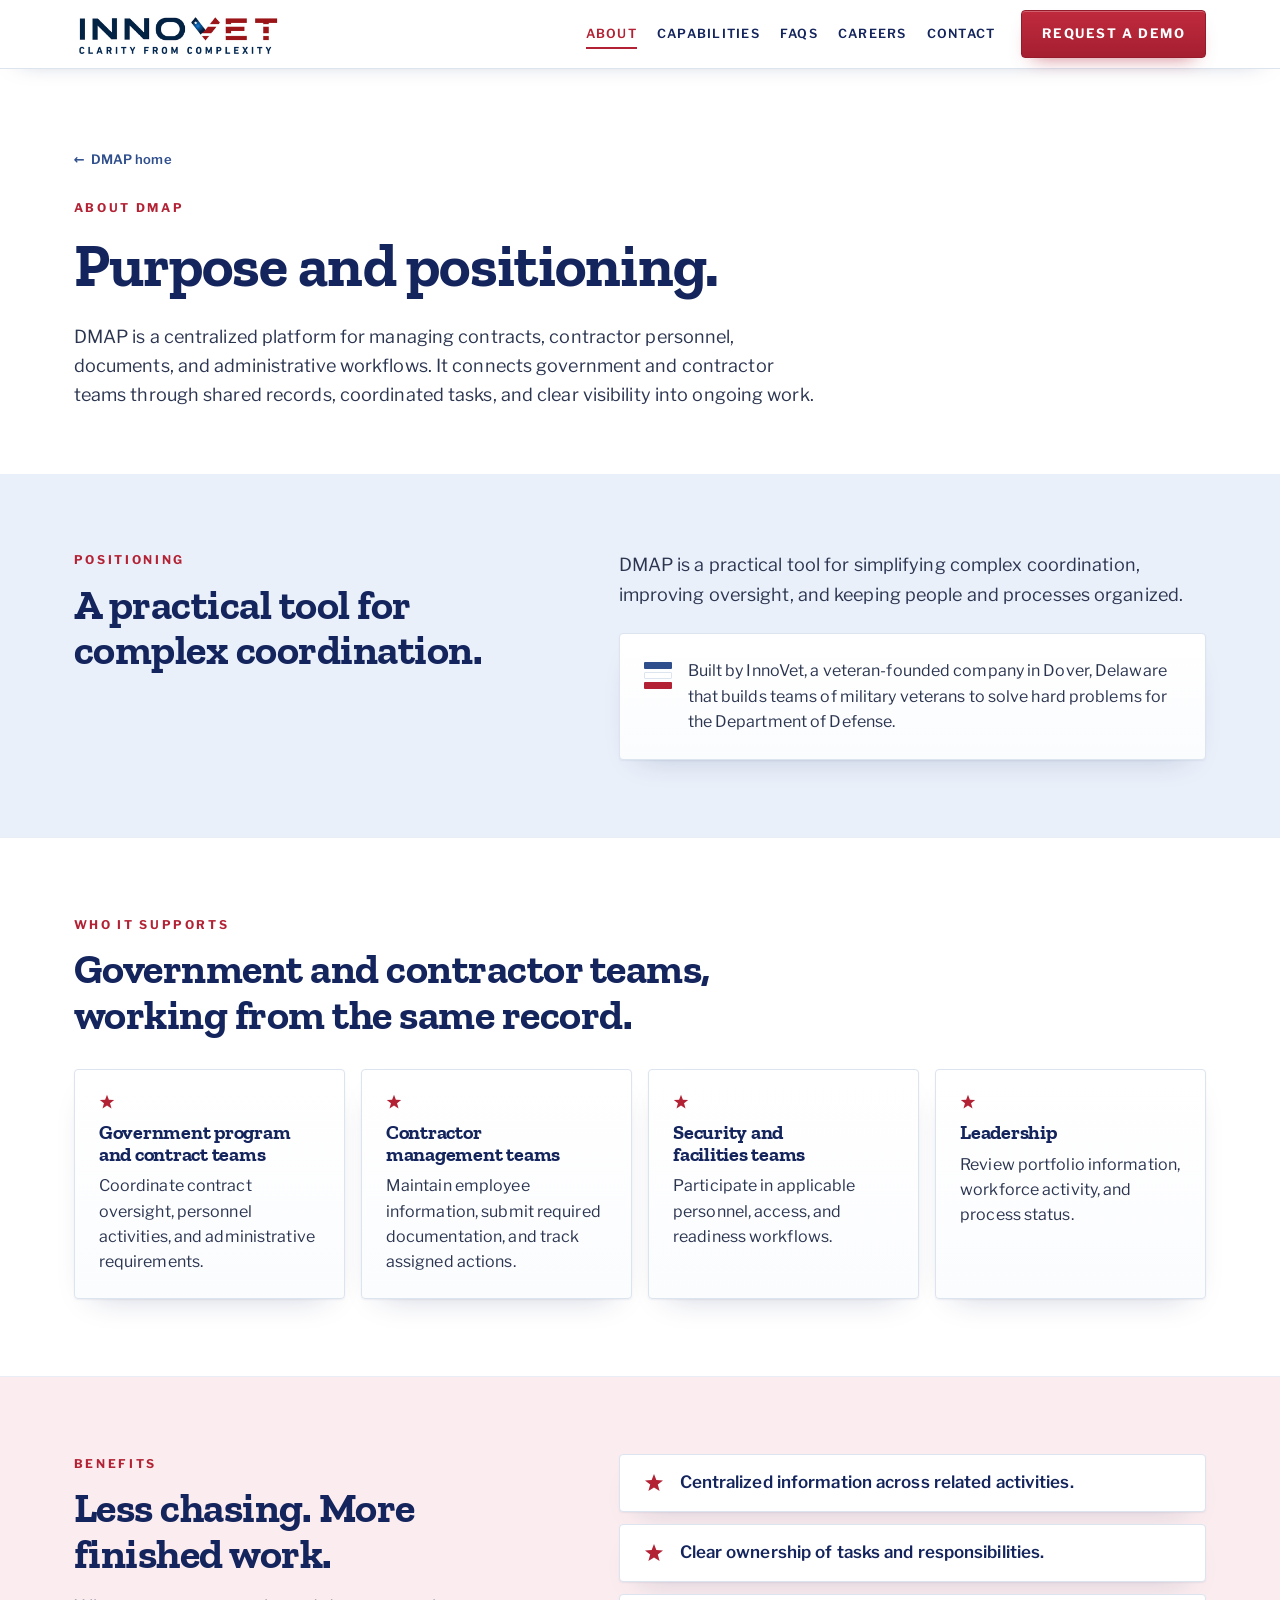
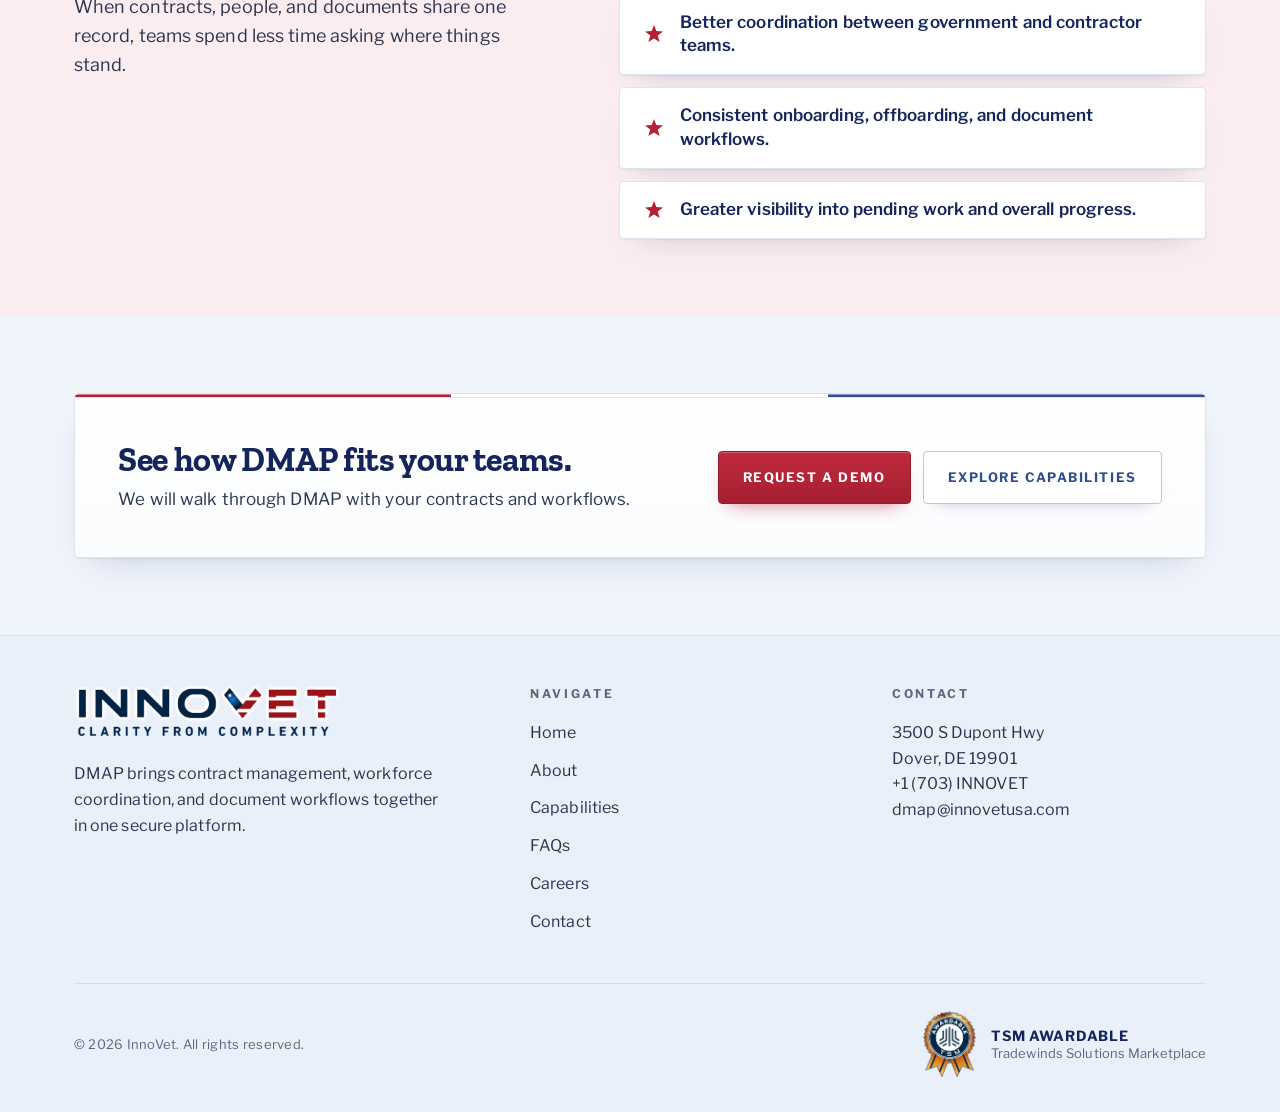
<file: about.html>
<!doctype html>
<html lang="en">
<head>
<meta charset="utf-8">
<meta name="viewport" content="width=device-width, initial-scale=1">
<title>About DMAP | InnoVet</title>
<meta name="description" content="DMAP is a centralized platform for managing contracts, contractor personnel, documents, and administrative workflows, connecting government and contractor teams through shared records.">
<meta name="robots" content="index, follow">
<meta property="og:type" content="website">
<meta property="og:site_name" content="InnoVet DMAP">
<meta property="og:title" content="About DMAP | InnoVet">
<meta property="og:description" content="DMAP is a centralized platform for managing contracts, contractor personnel, documents, and administrative workflows, connecting government and contractor teams through shared records.">
<meta name="twitter:card" content="summary_large_image">
<meta name="twitter:title" content="About DMAP | InnoVet">
<meta name="twitter:description" content="DMAP is a centralized platform for managing contracts, contractor personnel, documents, and administrative workflows, connecting government and contractor teams through shared records.">
<link rel="canonical" href="https://shaq-taj.github.io/innovet-website/about.html">
<meta property="og:url" content="https://shaq-taj.github.io/innovet-website/about.html">
<meta property="og:locale" content="en_US">
<meta property="og:image" content="https://shaq-taj.github.io/innovet-website/assets/og-image.png">
<meta property="og:image:width" content="1200">
<meta property="og:image:height" content="630">
<meta property="og:image:alt" content="DMAP by InnoVet: Connected teams. Coordinated workflows. Clear oversight.">
<meta name="twitter:image" content="https://shaq-taj.github.io/innovet-website/assets/og-image.png">
<meta name="twitter:image:alt" content="DMAP by InnoVet: Connected teams. Coordinated workflows. Clear oversight.">
<link rel="icon" href="assets/favicon-32.png" sizes="32x32" type="image/png">
<link rel="apple-touch-icon" href="assets/apple-touch-icon.png">
<meta name="theme-color" content="#14245C">
<script type="application/ld+json">{"@context": "https://schema.org", "@graph": [{"@type": "Organization", "@id": "https://shaq-taj.github.io/innovet-website/#org", "name": "InnoVet USA", "url": "https://shaq-taj.github.io/innovet-website/", "logo": "https://shaq-taj.github.io/innovet-website/assets/icon-512.png", "email": "dmap@innovetusa.com", "telephone": "+1-703-466-6838", "address": {"@type": "PostalAddress", "streetAddress": "3500 S Dupont Hwy", "addressLocality": "Dover", "addressRegion": "DE", "postalCode": "19901", "addressCountry": "US"}}, {"@type": "BreadcrumbList", "itemListElement": [{"@type": "ListItem", "position": 1, "name": "Home", "item": "https://shaq-taj.github.io/innovet-website/"}, {"@type": "ListItem", "position": 2, "name": "About", "item": "https://shaq-taj.github.io/innovet-website/about.html"}]}]}</script>
<link rel="icon" type="image/svg+xml" href="data:image/svg+xml,%3Csvg%20xmlns%3D%22http%3A%2F%2Fwww.w3.org%2F2000%2Fsvg%22%20viewBox%3D%220%200%2064%2064%22%3E%3Cdefs%3E%3CclipPath%20id%3D%22r%22%3E%3Cpolygon%20points%3D%2257.6%2C5.1%2046.1%2C5.1%2032%2C39.7%2032%2C60.2%22%2F%3E%3C%2FclipPath%3E%3C%2Fdefs%3E%3Crect%20width%3D%2264%22%20height%3D%2264%22%20rx%3D%2213%22%20fill%3D%22%23ffffff%22%2F%3E%3Cpolygon%20fill%3D%22%2314245C%22%20points%3D%226.4%2C5.1%2017.9%2C5.1%2032%2C39.7%2032%2C60.2%22%2F%3E%3Cpolygon%20fill%3D%22%23B22234%22%20points%3D%2257.6%2C5.1%2046.1%2C5.1%2032%2C39.7%2032%2C60.2%22%2F%3E%3Cg%20clip-path%3D%22url(%23r)%22%20fill%3D%22%23ffffff%22%3E%3Crect%20x%3D%2230%22%20y%3D%2211.6%22%20width%3D%2230%22%20height%3D%222.6%22%2F%3E%3Crect%20x%3D%2230%22%20y%3D%2217.6%22%20width%3D%2230%22%20height%3D%222.6%22%2F%3E%3Crect%20x%3D%2230%22%20y%3D%2223.6%22%20width%3D%2230%22%20height%3D%222.6%22%2F%3E%3C%2Fg%3E%3Cpolygon%20fill%3D%22%23ffffff%22%20points%3D%2216.10%2C9.60%2017.28%2C12.78%2020.67%2C12.92%2018.00%2C15.02%2018.92%2C18.28%2016.10%2C16.40%2013.28%2C18.28%2014.20%2C15.02%2011.53%2C12.92%2014.92%2C12.78%22%2F%3E%3C%2Fsvg%3E">
<link rel="preconnect" href="https://fonts.googleapis.com">
<link rel="preconnect" href="https://fonts.gstatic.com" crossorigin>
<link rel="stylesheet" href="https://fonts.googleapis.com/css2?family=Poppins:wght@800&family=Zilla+Slab:wght@500;600;700&family=Libre+Franklin:wght@400;500;600;700&display=swap">
<link rel="stylesheet" href="site.css">
</head>
<body>
<a class="skip" href="#main">Skip to main content</a>
<header class="nav">
  <div class="nav-in">
    <a class="brandlink" href="index.html" aria-label="InnoVet DMAP home">
      <img class="iv-logo" src="assets/innovet-logo.png" width="720" height="140" alt="" style="height:40px">
    </a>
    <div class="nav-sp"></div>
    <nav class="nav-links" aria-label="Primary">
        <a class="nav-a" href="about.html" aria-current="page">About</a>
        <a class="nav-a" href="capabilities.html">Capabilities</a>
        <a class="nav-a" href="faqs.html">FAQs</a>
        <a class="nav-a" href="careers.html">Careers</a>
        <a class="nav-a" href="contact.html">Contact</a>
    </nav>
    <a class="btn btn--red" href="contact.html">Request a Demo</a>
    <button class="burger" type="button" aria-expanded="false" aria-controls="drawer" aria-label="Open menu"><span></span><span></span><span></span></button>
  </div>
  <div class="drawer" id="drawer">
    <div class="drawer-in">
        <a class="drawer-a" href="index.html">Home</a>
        <a class="drawer-a" href="about.html" aria-current="page">About</a>
        <a class="drawer-a" href="capabilities.html">Capabilities</a>
        <a class="drawer-a" href="faqs.html">FAQs</a>
        <a class="drawer-a" href="careers.html">Careers</a>
        <a class="drawer-a" href="contact.html">Contact</a>
      <a class="btn btn--red btn--lg" href="contact.html">Request a Demo</a>
    </div>
  </div>
</header>
<main id="main" tabindex="-1">
<section class="phead bg-white">
  <div class="wrap">
    <a class="crumb" href="index.html"><span aria-hidden="true">&larr;</span> DMAP home</a>
    <p class="label label--red">About DMAP</p>
    <h1>Purpose and positioning.</h1>
    <p class="lede">DMAP is a centralized platform for managing contracts, contractor personnel, documents, and administrative workflows. It connects government and contractor teams through shared records, coordinated tasks, and clear visibility into ongoing work.</p>
  </div>
</section>
<section class="section bg-sky">
  <div class="wrap">
    <div class="split">
      <div>
        <p class="label label--red" style="margin-bottom:var(--s3)">Positioning</p>
        <h2 style="font-size:var(--t-h2)">A practical tool for complex coordination.</h2>
      </div>
      <div>
        <p class="lede">DMAP is a practical tool for simplifying complex coordination, improving oversight, and keeping people and processes organized.</p>
        <div class="plate note" style="margin-top:var(--s5)">
          <div class="bars" aria-hidden="true"><span style="background:#2E4E8C"></span><span style="background:#FFFFFF;border:1px solid #DCE4F0"></span><span style="background:#B22234"></span></div>
          <p class="body" style="font-size:16px">Built by InnoVet, a veteran-founded company in Dover, Delaware that builds teams of military veterans to solve hard problems for the Department of Defense.</p>
        </div>
      </div>
    </div>
  </div>
</section>
<section class="section bg-white">
  <div class="wrap">
    <div class="sechead">
      <p class="label label--red">Who it supports</p>
      <h2>Government and contractor teams, working from the same record.</h2>
    </div>
    <div class="grid-4">
      <article class="plate card"><svg class="star" viewBox="0 0 20 20" aria-hidden="true" focusable="false"><polygon points="10,1 12.35,7.1 19,7.4 13.8,11.6 15.6,18 10,14.4 4.4,18 6.2,11.6 1,7.4 7.65,7.1"></polygon></svg><h3>Government program and contract teams</h3><p>Coordinate contract oversight, personnel activities, and administrative requirements.</p></article><article class="plate card"><svg class="star" viewBox="0 0 20 20" aria-hidden="true" focusable="false"><polygon points="10,1 12.35,7.1 19,7.4 13.8,11.6 15.6,18 10,14.4 4.4,18 6.2,11.6 1,7.4 7.65,7.1"></polygon></svg><h3>Contractor management teams</h3><p>Maintain employee information, submit required documentation, and track assigned actions.</p></article><article class="plate card"><svg class="star" viewBox="0 0 20 20" aria-hidden="true" focusable="false"><polygon points="10,1 12.35,7.1 19,7.4 13.8,11.6 15.6,18 10,14.4 4.4,18 6.2,11.6 1,7.4 7.65,7.1"></polygon></svg><h3>Security and facilities teams</h3><p>Participate in applicable personnel, access, and readiness workflows.</p></article><article class="plate card"><svg class="star" viewBox="0 0 20 20" aria-hidden="true" focusable="false"><polygon points="10,1 12.35,7.1 19,7.4 13.8,11.6 15.6,18 10,14.4 4.4,18 6.2,11.6 1,7.4 7.65,7.1"></polygon></svg><h3>Leadership</h3><p>Review portfolio information, workforce activity, and process status.</p></article>
    </div>
  </div>
</section>
<section class="section bg-blush">
  <div class="wrap">
    <div class="split">
      <div>
        <p class="label label--red" style="margin-bottom:var(--s3)">Benefits</p>
        <h2 style="font-size:var(--t-h2);margin-bottom:var(--s4)">Less chasing. More finished work.</h2>
        <p class="lede">When contracts, people, and documents share one record, teams spend less time asking where things stand.</p>
      </div>
      <ul class="ben-list">
        <li><svg class="star" viewBox="0 0 20 20" aria-hidden="true" focusable="false"><polygon points="10,1 12.35,7.1 19,7.4 13.8,11.6 15.6,18 10,14.4 4.4,18 6.2,11.6 1,7.4 7.65,7.1"></polygon></svg>Centralized information across related activities.</li><li><svg class="star" viewBox="0 0 20 20" aria-hidden="true" focusable="false"><polygon points="10,1 12.35,7.1 19,7.4 13.8,11.6 15.6,18 10,14.4 4.4,18 6.2,11.6 1,7.4 7.65,7.1"></polygon></svg>Clear ownership of tasks and responsibilities.</li><li><svg class="star" viewBox="0 0 20 20" aria-hidden="true" focusable="false"><polygon points="10,1 12.35,7.1 19,7.4 13.8,11.6 15.6,18 10,14.4 4.4,18 6.2,11.6 1,7.4 7.65,7.1"></polygon></svg>Better coordination between government and contractor teams.</li><li><svg class="star" viewBox="0 0 20 20" aria-hidden="true" focusable="false"><polygon points="10,1 12.35,7.1 19,7.4 13.8,11.6 15.6,18 10,14.4 4.4,18 6.2,11.6 1,7.4 7.65,7.1"></polygon></svg>Consistent onboarding, offboarding, and document workflows.</li><li><svg class="star" viewBox="0 0 20 20" aria-hidden="true" focusable="false"><polygon points="10,1 12.35,7.1 19,7.4 13.8,11.6 15.6,18 10,14.4 4.4,18 6.2,11.6 1,7.4 7.65,7.1"></polygon></svg>Greater visibility into pending work and overall progress.</li>
      </ul>
    </div>
  </div>
</section>
<section class="section">
  <div class="wrap">
    <div class="plate band"><div class="tri"></div>
      <div class="band-in">
        <div><h2>See how DMAP fits your teams.</h2><p class="body">We will walk through DMAP with your contracts and workflows.</p></div>
        <div class="cta-row">
          <a class="btn btn--red btn--lg" href="contact.html">Request a Demo</a>
          <a class="btn btn--blue btn--lg" href="capabilities.html">Explore Capabilities</a>
        </div>
      </div>
    </div>
  </div>
</section>
</main>
<footer class="footer">
  <div class="wrap">
    <div class="foot-grid">
      <div>
        <a href="index.html" aria-label="InnoVet DMAP home" style="display:inline-block"><img class="iv-logo" src="assets/innovet-logo.png" width="720" height="140" alt="" style="height:52px"></a>
        <p class="body" style="margin-top:var(--s4);font-size:16px;max-width:34ch">DMAP brings contract management, workforce coordination, and document workflows together in one secure platform.</p>
      </div>
      <div>
        <p class="label" style="margin-bottom:var(--s4)">Navigate</p>
        <nav class="foot-nav" aria-label="Footer">
          <a href="index.html">Home</a>
          <a href="about.html">About</a>
          <a href="capabilities.html">Capabilities</a>
          <a href="faqs.html">FAQs</a>
          <a href="careers.html">Careers</a>
          <a href="contact.html">Contact</a>
        </nav>
      </div>
      <div class="foot-contact">
        <p class="label" style="margin-bottom:var(--s4)">Contact</p>
        <p class="body" style="font-size:16px">3500 S Dupont Hwy<br>Dover, DE 19901<br><a href="tel:+17034666838" aria-label="Call +1 703 466 6838">+1 (703) INNOVET</a><br><a href="mailto:dmap@innovetusa.com">dmap@innovetusa.com</a></p>
      </div>
    </div>
    <div class="foot-bottom">
      <p class="micro">&copy; 2026 InnoVet. All rights reserved.</p>
      <div class="awardable"><img src="assets/tsm-awardable.png" width="245" height="300" alt="TSM Awardable badge"><p><strong>TSM Awardable</strong><span>Tradewinds Solutions Marketplace</span></p></div>
    </div>
  </div>
</footer>
<script>
(function(){
  var b = document.querySelector('.burger'), d = document.getElementById('drawer');
  if (b && d){
    function set(o){ b.setAttribute('aria-expanded', o ? 'true' : 'false'); b.setAttribute('aria-label', o ? 'Close menu' : 'Open menu'); d.classList.toggle('open', o); }
    b.addEventListener('click', function(){ set(b.getAttribute('aria-expanded') !== 'true'); });
    d.addEventListener('click', function(e){ if (e.target.closest('a')) set(false); });
    window.addEventListener('keydown', function(e){
      if (e.key === 'Escape' && b.getAttribute('aria-expanded') === 'true'){ set(false); b.focus(); }
    });
  }
  var EMAIL = 'dmap@innovetusa.com';
  Array.prototype.forEach.call(document.querySelectorAll('.copybtn'), function(btn){
    btn.addEventListener('click', function(){
      var addr = btn.parentNode.querySelector('.addr');
      var status = document.getElementById('copy-status');
      function say(msg){ if (!status) return; status.textContent = ''; setTimeout(function(){ status.textContent = msg; }, 60); }
      function sel(){ try{ var r = document.createRange(); r.selectNodeContents(addr); var s = window.getSelection(); s.removeAllRanges(); s.addRange(r); btn.textContent = 'Selected'; say('Email address selected. Press Control C or Command C to copy it.'); }catch(e){} }
      try{ navigator.clipboard.writeText(EMAIL).then(function(){ btn.textContent = 'Copied'; say('Email address copied to the clipboard.'); }, sel); }catch(e){ sel(); }
    });
  });
})();
</script>
</body>
</html>
</file>
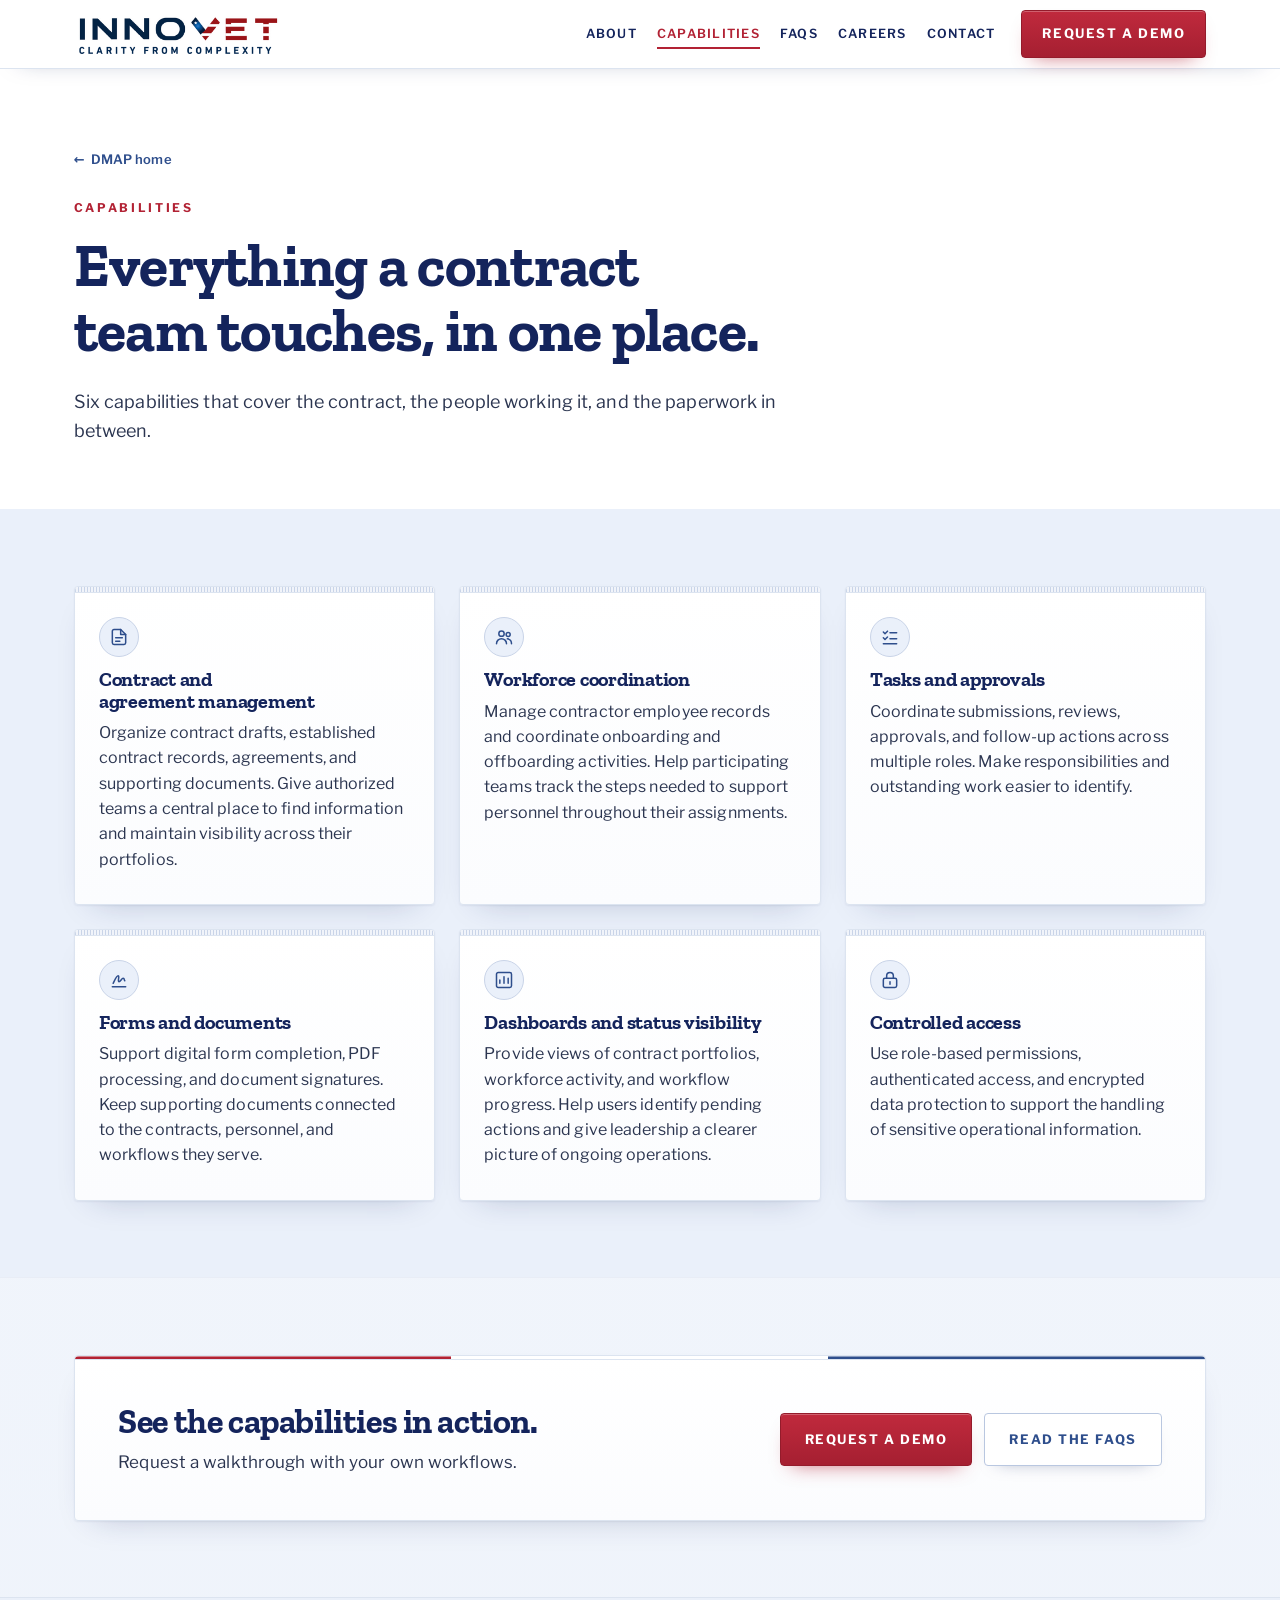
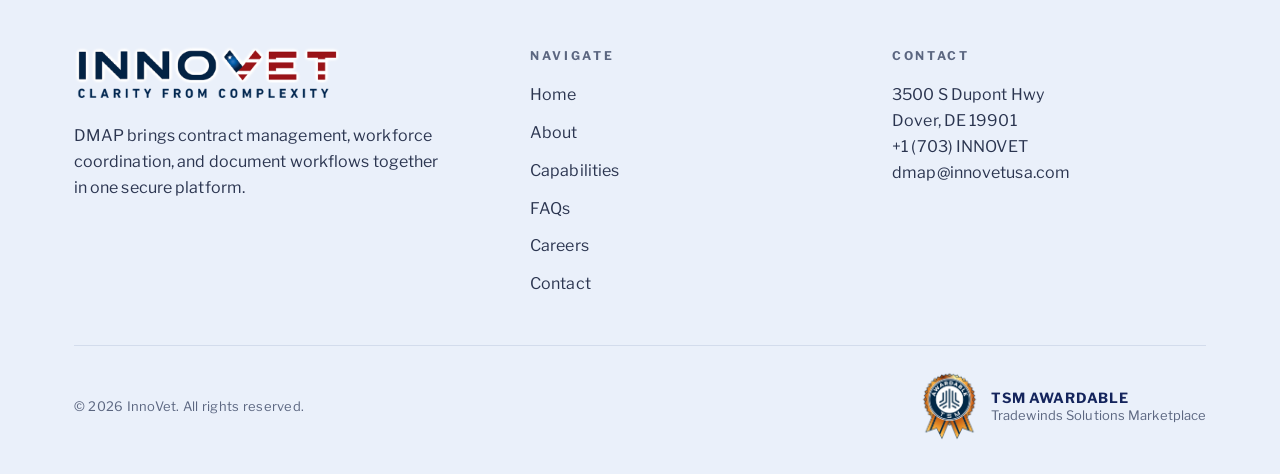
<file: capabilities.html>
<!doctype html>
<html lang="en">
<head>
<meta charset="utf-8">
<meta name="viewport" content="width=device-width, initial-scale=1">
<title>DMAP Capabilities | InnoVet</title>
<meta name="description" content="DMAP capabilities: contract and agreement management, workforce coordination, tasks and approvals, forms and documents, dashboards and status visibility, and controlled access.">
<meta name="robots" content="index, follow">
<meta property="og:type" content="website">
<meta property="og:site_name" content="InnoVet DMAP">
<meta property="og:title" content="DMAP Capabilities | InnoVet">
<meta property="og:description" content="DMAP capabilities: contract and agreement management, workforce coordination, tasks and approvals, forms and documents, dashboards and status visibility, and controlled access.">
<meta name="twitter:card" content="summary_large_image">
<meta name="twitter:title" content="DMAP Capabilities | InnoVet">
<meta name="twitter:description" content="DMAP capabilities: contract and agreement management, workforce coordination, tasks and approvals, forms and documents, dashboards and status visibility, and controlled access.">
<link rel="canonical" href="https://shaq-taj.github.io/innovet-website/capabilities.html">
<meta property="og:url" content="https://shaq-taj.github.io/innovet-website/capabilities.html">
<meta property="og:locale" content="en_US">
<meta property="og:image" content="https://shaq-taj.github.io/innovet-website/assets/og-image.png">
<meta property="og:image:width" content="1200">
<meta property="og:image:height" content="630">
<meta property="og:image:alt" content="DMAP by InnoVet: Connected teams. Coordinated workflows. Clear oversight.">
<meta name="twitter:image" content="https://shaq-taj.github.io/innovet-website/assets/og-image.png">
<meta name="twitter:image:alt" content="DMAP by InnoVet: Connected teams. Coordinated workflows. Clear oversight.">
<link rel="icon" href="assets/favicon-32.png" sizes="32x32" type="image/png">
<link rel="apple-touch-icon" href="assets/apple-touch-icon.png">
<meta name="theme-color" content="#14245C">
<script type="application/ld+json">{"@context": "https://schema.org", "@graph": [{"@type": "Organization", "@id": "https://shaq-taj.github.io/innovet-website/#org", "name": "InnoVet USA", "url": "https://shaq-taj.github.io/innovet-website/", "logo": "https://shaq-taj.github.io/innovet-website/assets/icon-512.png", "email": "dmap@innovetusa.com", "telephone": "+1-703-466-6838", "address": {"@type": "PostalAddress", "streetAddress": "3500 S Dupont Hwy", "addressLocality": "Dover", "addressRegion": "DE", "postalCode": "19901", "addressCountry": "US"}}, {"@type": "BreadcrumbList", "itemListElement": [{"@type": "ListItem", "position": 1, "name": "Home", "item": "https://shaq-taj.github.io/innovet-website/"}, {"@type": "ListItem", "position": 2, "name": "Capabilities", "item": "https://shaq-taj.github.io/innovet-website/capabilities.html"}]}]}</script>
<link rel="icon" type="image/svg+xml" href="data:image/svg+xml,%3Csvg%20xmlns%3D%22http%3A%2F%2Fwww.w3.org%2F2000%2Fsvg%22%20viewBox%3D%220%200%2064%2064%22%3E%3Cdefs%3E%3CclipPath%20id%3D%22r%22%3E%3Cpolygon%20points%3D%2257.6%2C5.1%2046.1%2C5.1%2032%2C39.7%2032%2C60.2%22%2F%3E%3C%2FclipPath%3E%3C%2Fdefs%3E%3Crect%20width%3D%2264%22%20height%3D%2264%22%20rx%3D%2213%22%20fill%3D%22%23ffffff%22%2F%3E%3Cpolygon%20fill%3D%22%2314245C%22%20points%3D%226.4%2C5.1%2017.9%2C5.1%2032%2C39.7%2032%2C60.2%22%2F%3E%3Cpolygon%20fill%3D%22%23B22234%22%20points%3D%2257.6%2C5.1%2046.1%2C5.1%2032%2C39.7%2032%2C60.2%22%2F%3E%3Cg%20clip-path%3D%22url(%23r)%22%20fill%3D%22%23ffffff%22%3E%3Crect%20x%3D%2230%22%20y%3D%2211.6%22%20width%3D%2230%22%20height%3D%222.6%22%2F%3E%3Crect%20x%3D%2230%22%20y%3D%2217.6%22%20width%3D%2230%22%20height%3D%222.6%22%2F%3E%3Crect%20x%3D%2230%22%20y%3D%2223.6%22%20width%3D%2230%22%20height%3D%222.6%22%2F%3E%3C%2Fg%3E%3Cpolygon%20fill%3D%22%23ffffff%22%20points%3D%2216.10%2C9.60%2017.28%2C12.78%2020.67%2C12.92%2018.00%2C15.02%2018.92%2C18.28%2016.10%2C16.40%2013.28%2C18.28%2014.20%2C15.02%2011.53%2C12.92%2014.92%2C12.78%22%2F%3E%3C%2Fsvg%3E">
<link rel="preconnect" href="https://fonts.googleapis.com">
<link rel="preconnect" href="https://fonts.gstatic.com" crossorigin>
<link rel="stylesheet" href="https://fonts.googleapis.com/css2?family=Poppins:wght@800&family=Zilla+Slab:wght@500;600;700&family=Libre+Franklin:wght@400;500;600;700&display=swap">
<link rel="stylesheet" href="site.css">
</head>
<body>
<a class="skip" href="#main">Skip to main content</a>
<header class="nav">
  <div class="nav-in">
    <a class="brandlink" href="index.html" aria-label="InnoVet DMAP home">
      <img class="iv-logo" src="assets/innovet-logo.png" width="720" height="140" alt="" style="height:40px">
    </a>
    <div class="nav-sp"></div>
    <nav class="nav-links" aria-label="Primary">
        <a class="nav-a" href="about.html">About</a>
        <a class="nav-a" href="capabilities.html" aria-current="page">Capabilities</a>
        <a class="nav-a" href="faqs.html">FAQs</a>
        <a class="nav-a" href="careers.html">Careers</a>
        <a class="nav-a" href="contact.html">Contact</a>
    </nav>
    <a class="btn btn--red" href="contact.html">Request a Demo</a>
    <button class="burger" type="button" aria-expanded="false" aria-controls="drawer" aria-label="Open menu"><span></span><span></span><span></span></button>
  </div>
  <div class="drawer" id="drawer">
    <div class="drawer-in">
        <a class="drawer-a" href="index.html">Home</a>
        <a class="drawer-a" href="about.html">About</a>
        <a class="drawer-a" href="capabilities.html" aria-current="page">Capabilities</a>
        <a class="drawer-a" href="faqs.html">FAQs</a>
        <a class="drawer-a" href="careers.html">Careers</a>
        <a class="drawer-a" href="contact.html">Contact</a>
      <a class="btn btn--red btn--lg" href="contact.html">Request a Demo</a>
    </div>
  </div>
</header>
<main id="main" tabindex="-1">
<section class="phead bg-white">
  <div class="wrap">
    <a class="crumb" href="index.html"><span aria-hidden="true">&larr;</span> DMAP home</a>
    <p class="label label--red">Capabilities</p>
    <h1>Everything a contract team touches, in one place.</h1>
    <p class="lede">Six capabilities that cover the contract, the people working it, and the paperwork in between.</p>
  </div>
</section>
<section class="section bg-sky" aria-labelledby="caps-title">
  <div class="wrap">
    <h2 class="sr" id="caps-title">The six DMAP capabilities</h2>
    <div class="grid-3">
      <article class="plate cap" id="contracts"><div class="knurl"></div><div class="card"><span class="cap-icon" aria-hidden="true"><svg aria-hidden="true" focusable="false" viewBox="0 0 24 24" fill="none" stroke="currentColor" stroke-width="1.8" stroke-linecap="round" stroke-linejoin="round"><path d="M14 3H6a2 2 0 0 0-2 2v14a2 2 0 0 0 2 2h12a2 2 0 0 0 2-2V9z"/><path d="M14 3v6h6"/><path d="M8 13h8M8 17h5"/></svg></span><h3>Contract and agreement management</h3><p>Organize contract drafts, established contract records, agreements, and supporting documents. Give authorized teams a central place to find information and maintain visibility across their portfolios.</p></div></article><article class="plate cap" id="workforce"><div class="knurl"></div><div class="card"><span class="cap-icon" aria-hidden="true"><svg aria-hidden="true" focusable="false" viewBox="0 0 24 24" fill="none" stroke="currentColor" stroke-width="1.8" stroke-linecap="round" stroke-linejoin="round"><circle cx="9" cy="8" r="3.2"/><path d="M3 20c0-3.3 2.7-6 6-6s6 2.7 6 6"/><circle cx="17" cy="9" r="2.4"/><path d="M16 14.2c2.8.4 5 2.8 5 5.8"/></svg></span><h3>Workforce coordination</h3><p>Manage contractor employee records and coordinate onboarding and offboarding activities. Help participating teams track the steps needed to support personnel throughout their assignments.</p></div></article><article class="plate cap" id="tasks"><div class="knurl"></div><div class="card"><span class="cap-icon" aria-hidden="true"><svg aria-hidden="true" focusable="false" viewBox="0 0 24 24" fill="none" stroke="currentColor" stroke-width="1.8" stroke-linecap="round" stroke-linejoin="round"><path d="M4 6l2 2 3-3"/><path d="M4 13l2 2 3-3"/><path d="M12 7h8M12 14h8M4 20h16"/></svg></span><h3>Tasks and approvals</h3><p>Coordinate submissions, reviews, approvals, and follow-up actions across multiple roles. Make responsibilities and outstanding work easier to identify.</p></div></article><article class="plate cap" id="documents"><div class="knurl"></div><div class="card"><span class="cap-icon" aria-hidden="true"><svg aria-hidden="true" focusable="false" viewBox="0 0 24 24" fill="none" stroke="currentColor" stroke-width="1.8" stroke-linecap="round" stroke-linejoin="round"><path d="M4 20h16"/><path d="M5 16c2-4 4-9 6-9s-1 7 1 7 3-4 5-4 1 3 2 3"/></svg></span><h3>Forms and documents</h3><p>Support digital form completion, PDF processing, and document signatures. Keep supporting documents connected to the contracts, personnel, and workflows they serve.</p></div></article><article class="plate cap" id="dashboards"><div class="knurl"></div><div class="card"><span class="cap-icon" aria-hidden="true"><svg aria-hidden="true" focusable="false" viewBox="0 0 24 24" fill="none" stroke="currentColor" stroke-width="1.8" stroke-linecap="round" stroke-linejoin="round"><rect x="3" y="3" width="18" height="18" rx="2"/><path d="M7 16v-4M12 16V8M17 16v-6"/></svg></span><h3>Dashboards and status visibility</h3><p>Provide views of contract portfolios, workforce activity, and workflow progress. Help users identify pending actions and give leadership a clearer picture of ongoing operations.</p></div></article><article class="plate cap" id="access"><div class="knurl"></div><div class="card"><span class="cap-icon" aria-hidden="true"><svg aria-hidden="true" focusable="false" viewBox="0 0 24 24" fill="none" stroke="currentColor" stroke-width="1.8" stroke-linecap="round" stroke-linejoin="round"><rect x="4" y="10" width="16" height="11" rx="2"/><path d="M8 10V7a4 4 0 0 1 8 0v3"/><path d="M12 14v3"/></svg></span><h3>Controlled access</h3><p>Use role-based permissions, authenticated access, and encrypted data protection to support the handling of sensitive operational information.</p></div></article>
    </div>
  </div>
</section>
<section class="section">
  <div class="wrap">
    <div class="plate band"><div class="tri"></div>
      <div class="band-in">
        <div><h2>See the capabilities in action.</h2><p class="body">Request a walkthrough with your own workflows.</p></div>
        <div class="cta-row">
          <a class="btn btn--red btn--lg" href="contact.html">Request a Demo</a>
          <a class="btn btn--blue btn--lg" href="faqs.html">Read the FAQs</a>
        </div>
      </div>
    </div>
  </div>
</section>
</main>
<footer class="footer">
  <div class="wrap">
    <div class="foot-grid">
      <div>
        <a href="index.html" aria-label="InnoVet DMAP home" style="display:inline-block"><img class="iv-logo" src="assets/innovet-logo.png" width="720" height="140" alt="" style="height:52px"></a>
        <p class="body" style="margin-top:var(--s4);font-size:16px;max-width:34ch">DMAP brings contract management, workforce coordination, and document workflows together in one secure platform.</p>
      </div>
      <div>
        <p class="label" style="margin-bottom:var(--s4)">Navigate</p>
        <nav class="foot-nav" aria-label="Footer">
          <a href="index.html">Home</a>
          <a href="about.html">About</a>
          <a href="capabilities.html">Capabilities</a>
          <a href="faqs.html">FAQs</a>
          <a href="careers.html">Careers</a>
          <a href="contact.html">Contact</a>
        </nav>
      </div>
      <div class="foot-contact">
        <p class="label" style="margin-bottom:var(--s4)">Contact</p>
        <p class="body" style="font-size:16px">3500 S Dupont Hwy<br>Dover, DE 19901<br><a href="tel:+17034666838" aria-label="Call +1 703 466 6838">+1 (703) INNOVET</a><br><a href="mailto:dmap@innovetusa.com">dmap@innovetusa.com</a></p>
      </div>
    </div>
    <div class="foot-bottom">
      <p class="micro">&copy; 2026 InnoVet. All rights reserved.</p>
      <div class="awardable"><img src="assets/tsm-awardable.png" width="245" height="300" alt="TSM Awardable badge"><p><strong>TSM Awardable</strong><span>Tradewinds Solutions Marketplace</span></p></div>
    </div>
  </div>
</footer>
<script>
(function(){
  var b = document.querySelector('.burger'), d = document.getElementById('drawer');
  if (b && d){
    function set(o){ b.setAttribute('aria-expanded', o ? 'true' : 'false'); b.setAttribute('aria-label', o ? 'Close menu' : 'Open menu'); d.classList.toggle('open', o); }
    b.addEventListener('click', function(){ set(b.getAttribute('aria-expanded') !== 'true'); });
    d.addEventListener('click', function(e){ if (e.target.closest('a')) set(false); });
    window.addEventListener('keydown', function(e){
      if (e.key === 'Escape' && b.getAttribute('aria-expanded') === 'true'){ set(false); b.focus(); }
    });
  }
  var EMAIL = 'dmap@innovetusa.com';
  Array.prototype.forEach.call(document.querySelectorAll('.copybtn'), function(btn){
    btn.addEventListener('click', function(){
      var addr = btn.parentNode.querySelector('.addr');
      var status = document.getElementById('copy-status');
      function say(msg){ if (!status) return; status.textContent = ''; setTimeout(function(){ status.textContent = msg; }, 60); }
      function sel(){ try{ var r = document.createRange(); r.selectNodeContents(addr); var s = window.getSelection(); s.removeAllRanges(); s.addRange(r); btn.textContent = 'Selected'; say('Email address selected. Press Control C or Command C to copy it.'); }catch(e){} }
      try{ navigator.clipboard.writeText(EMAIL).then(function(){ btn.textContent = 'Copied'; say('Email address copied to the clipboard.'); }, sel); }catch(e){ sel(); }
    });
  });
})();
</script>
</body>
</html>
</file>
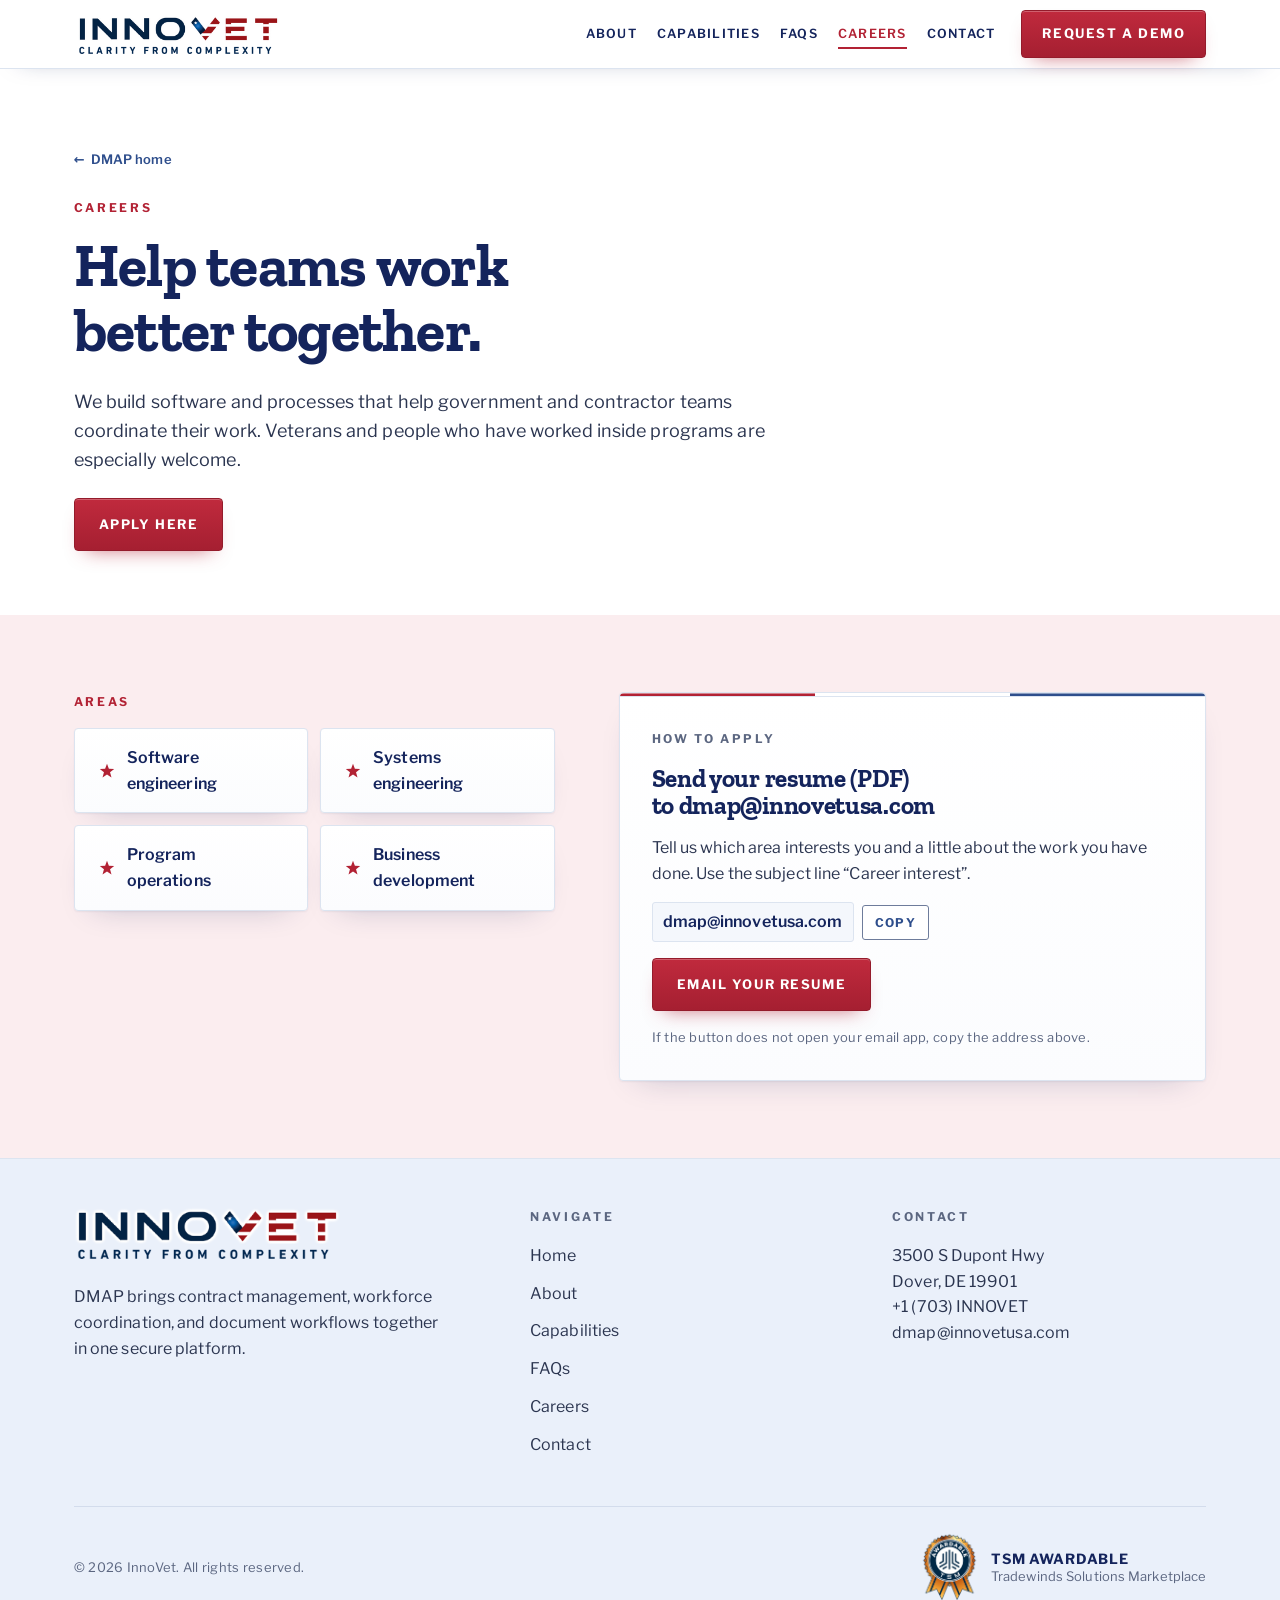
<file: careers.html>
<!doctype html>
<html lang="en">
<head>
<meta charset="utf-8">
<meta name="viewport" content="width=device-width, initial-scale=1">
<title>Careers at InnoVet | DMAP</title>
<meta name="description" content="Careers at InnoVet, a veteran-founded company in Dover, Delaware. Help build software and processes that help government and contractor teams coordinate their work.">
<meta name="robots" content="index, follow">
<meta property="og:type" content="website">
<meta property="og:site_name" content="InnoVet DMAP">
<meta property="og:title" content="Careers at InnoVet | DMAP">
<meta property="og:description" content="Careers at InnoVet, a veteran-founded company in Dover, Delaware. Help build software and processes that help government and contractor teams coordinate their work.">
<meta name="twitter:card" content="summary_large_image">
<meta name="twitter:title" content="Careers at InnoVet | DMAP">
<meta name="twitter:description" content="Careers at InnoVet, a veteran-founded company in Dover, Delaware. Help build software and processes that help government and contractor teams coordinate their work.">
<link rel="canonical" href="https://shaq-taj.github.io/innovet-website/careers.html">
<meta property="og:url" content="https://shaq-taj.github.io/innovet-website/careers.html">
<meta property="og:locale" content="en_US">
<meta property="og:image" content="https://shaq-taj.github.io/innovet-website/assets/og-image.png">
<meta property="og:image:width" content="1200">
<meta property="og:image:height" content="630">
<meta property="og:image:alt" content="DMAP by InnoVet: Connected teams. Coordinated workflows. Clear oversight.">
<meta name="twitter:image" content="https://shaq-taj.github.io/innovet-website/assets/og-image.png">
<meta name="twitter:image:alt" content="DMAP by InnoVet: Connected teams. Coordinated workflows. Clear oversight.">
<link rel="icon" href="assets/favicon-32.png" sizes="32x32" type="image/png">
<link rel="apple-touch-icon" href="assets/apple-touch-icon.png">
<meta name="theme-color" content="#14245C">
<script type="application/ld+json">{"@context": "https://schema.org", "@graph": [{"@type": "Organization", "@id": "https://shaq-taj.github.io/innovet-website/#org", "name": "InnoVet USA", "url": "https://shaq-taj.github.io/innovet-website/", "logo": "https://shaq-taj.github.io/innovet-website/assets/icon-512.png", "email": "dmap@innovetusa.com", "telephone": "+1-703-466-6838", "address": {"@type": "PostalAddress", "streetAddress": "3500 S Dupont Hwy", "addressLocality": "Dover", "addressRegion": "DE", "postalCode": "19901", "addressCountry": "US"}}, {"@type": "BreadcrumbList", "itemListElement": [{"@type": "ListItem", "position": 1, "name": "Home", "item": "https://shaq-taj.github.io/innovet-website/"}, {"@type": "ListItem", "position": 2, "name": "Careers", "item": "https://shaq-taj.github.io/innovet-website/careers.html"}]}]}</script>
<link rel="icon" type="image/svg+xml" href="data:image/svg+xml,%3Csvg%20xmlns%3D%22http%3A%2F%2Fwww.w3.org%2F2000%2Fsvg%22%20viewBox%3D%220%200%2064%2064%22%3E%3Cdefs%3E%3CclipPath%20id%3D%22r%22%3E%3Cpolygon%20points%3D%2257.6%2C5.1%2046.1%2C5.1%2032%2C39.7%2032%2C60.2%22%2F%3E%3C%2FclipPath%3E%3C%2Fdefs%3E%3Crect%20width%3D%2264%22%20height%3D%2264%22%20rx%3D%2213%22%20fill%3D%22%23ffffff%22%2F%3E%3Cpolygon%20fill%3D%22%2314245C%22%20points%3D%226.4%2C5.1%2017.9%2C5.1%2032%2C39.7%2032%2C60.2%22%2F%3E%3Cpolygon%20fill%3D%22%23B22234%22%20points%3D%2257.6%2C5.1%2046.1%2C5.1%2032%2C39.7%2032%2C60.2%22%2F%3E%3Cg%20clip-path%3D%22url(%23r)%22%20fill%3D%22%23ffffff%22%3E%3Crect%20x%3D%2230%22%20y%3D%2211.6%22%20width%3D%2230%22%20height%3D%222.6%22%2F%3E%3Crect%20x%3D%2230%22%20y%3D%2217.6%22%20width%3D%2230%22%20height%3D%222.6%22%2F%3E%3Crect%20x%3D%2230%22%20y%3D%2223.6%22%20width%3D%2230%22%20height%3D%222.6%22%2F%3E%3C%2Fg%3E%3Cpolygon%20fill%3D%22%23ffffff%22%20points%3D%2216.10%2C9.60%2017.28%2C12.78%2020.67%2C12.92%2018.00%2C15.02%2018.92%2C18.28%2016.10%2C16.40%2013.28%2C18.28%2014.20%2C15.02%2011.53%2C12.92%2014.92%2C12.78%22%2F%3E%3C%2Fsvg%3E">
<link rel="preconnect" href="https://fonts.googleapis.com">
<link rel="preconnect" href="https://fonts.gstatic.com" crossorigin>
<link rel="stylesheet" href="https://fonts.googleapis.com/css2?family=Poppins:wght@800&family=Zilla+Slab:wght@500;600;700&family=Libre+Franklin:wght@400;500;600;700&display=swap">
<link rel="stylesheet" href="site.css">
</head>
<body>
<a class="skip" href="#main">Skip to main content</a>
<header class="nav">
  <div class="nav-in">
    <a class="brandlink" href="index.html" aria-label="InnoVet DMAP home">
      <img class="iv-logo" src="assets/innovet-logo.png" width="720" height="140" alt="" style="height:40px">
    </a>
    <div class="nav-sp"></div>
    <nav class="nav-links" aria-label="Primary">
        <a class="nav-a" href="about.html">About</a>
        <a class="nav-a" href="capabilities.html">Capabilities</a>
        <a class="nav-a" href="faqs.html">FAQs</a>
        <a class="nav-a" href="careers.html" aria-current="page">Careers</a>
        <a class="nav-a" href="contact.html">Contact</a>
    </nav>
    <a class="btn btn--red" href="contact.html">Request a Demo</a>
    <button class="burger" type="button" aria-expanded="false" aria-controls="drawer" aria-label="Open menu"><span></span><span></span><span></span></button>
  </div>
  <div class="drawer" id="drawer">
    <div class="drawer-in">
        <a class="drawer-a" href="index.html">Home</a>
        <a class="drawer-a" href="about.html">About</a>
        <a class="drawer-a" href="capabilities.html">Capabilities</a>
        <a class="drawer-a" href="faqs.html">FAQs</a>
        <a class="drawer-a" href="careers.html" aria-current="page">Careers</a>
        <a class="drawer-a" href="contact.html">Contact</a>
      <a class="btn btn--red btn--lg" href="contact.html">Request a Demo</a>
    </div>
  </div>
</header>
<main id="main" tabindex="-1">
<section class="phead bg-white">
  <div class="wrap">
    <a class="crumb" href="index.html"><span aria-hidden="true">&larr;</span> DMAP home</a>
    <p class="label label--red">Careers</p>
    <h1>Help teams work better together.</h1>
    <p class="lede">We build software and processes that help government and contractor teams coordinate their work. Veterans and people who have worked inside programs are especially welcome.</p>
    <div class="cta-row" style="margin-top:var(--s5)"><a class="btn btn--red btn--lg" href="jobs.html" aria-label="Apply here: view current job openings">Apply here</a></div>
  </div>
</section>
<section class="section bg-blush">
  <div class="wrap">
    <div class="split">
      <div>
        <p class="label label--red">Areas</p>
        <div class="areas" style="margin-top:var(--s4)">
          <div class="plate area"><svg class="star" viewBox="0 0 20 20" aria-hidden="true" focusable="false"><polygon points="10,1 12.35,7.1 19,7.4 13.8,11.6 15.6,18 10,14.4 4.4,18 6.2,11.6 1,7.4 7.65,7.1"></polygon></svg>Software engineering</div><div class="plate area"><svg class="star" viewBox="0 0 20 20" aria-hidden="true" focusable="false"><polygon points="10,1 12.35,7.1 19,7.4 13.8,11.6 15.6,18 10,14.4 4.4,18 6.2,11.6 1,7.4 7.65,7.1"></polygon></svg>Systems engineering</div><div class="plate area"><svg class="star" viewBox="0 0 20 20" aria-hidden="true" focusable="false"><polygon points="10,1 12.35,7.1 19,7.4 13.8,11.6 15.6,18 10,14.4 4.4,18 6.2,11.6 1,7.4 7.65,7.1"></polygon></svg>Program operations</div><div class="plate area"><svg class="star" viewBox="0 0 20 20" aria-hidden="true" focusable="false"><polygon points="10,1 12.35,7.1 19,7.4 13.8,11.6 15.6,18 10,14.4 4.4,18 6.2,11.6 1,7.4 7.65,7.1"></polygon></svg>Business development</div>
        </div>
      </div>
      <div class="plate">
        <div class="tri"></div>
        <div class="panel-in">
          <p class="label">How to apply</p>
          <h2>Send your resume (PDF) to dmap@innovetusa.com</h2>
          <p class="body" style="font-size:16px">Tell us which area interests you and a little about the work you have done. Use the subject line &ldquo;Career interest&rdquo;.</p>
          <span class="copyrow"><span class="addr">dmap@innovetusa.com</span><button type="button" class="copybtn" aria-label="Copy email address">Copy</button></span>
          <p class="sr" id="copy-status" role="status" aria-live="polite"></p>
          <div class="cta-row"><a class="btn btn--red btn--lg" href="mailto:dmap@innovetusa.com?subject=Career%20interest">Email your resume</a></div>
          <p class="micro">If the button does not open your email app, copy the address above.</p>
        </div>
      </div>
    </div>
  </div>
</section>

</main>
<footer class="footer">
  <div class="wrap">
    <div class="foot-grid">
      <div>
        <a href="index.html" aria-label="InnoVet DMAP home" style="display:inline-block"><img class="iv-logo" src="assets/innovet-logo.png" width="720" height="140" alt="" style="height:52px"></a>
        <p class="body" style="margin-top:var(--s4);font-size:16px;max-width:34ch">DMAP brings contract management, workforce coordination, and document workflows together in one secure platform.</p>
      </div>
      <div>
        <p class="label" style="margin-bottom:var(--s4)">Navigate</p>
        <nav class="foot-nav" aria-label="Footer">
          <a href="index.html">Home</a>
          <a href="about.html">About</a>
          <a href="capabilities.html">Capabilities</a>
          <a href="faqs.html">FAQs</a>
          <a href="careers.html">Careers</a>
          <a href="contact.html">Contact</a>
        </nav>
      </div>
      <div class="foot-contact">
        <p class="label" style="margin-bottom:var(--s4)">Contact</p>
        <p class="body" style="font-size:16px">3500 S Dupont Hwy<br>Dover, DE 19901<br><a href="tel:+17034666838" aria-label="Call +1 703 466 6838">+1 (703) INNOVET</a><br><a href="mailto:dmap@innovetusa.com">dmap@innovetusa.com</a></p>
      </div>
    </div>
    <div class="foot-bottom">
      <p class="micro">&copy; 2026 InnoVet. All rights reserved.</p>
      <div class="awardable"><img src="assets/tsm-awardable.png" width="245" height="300" alt="TSM Awardable badge"><p><strong>TSM Awardable</strong><span>Tradewinds Solutions Marketplace</span></p></div>
    </div>
  </div>
</footer>
<script>
(function(){
  var b = document.querySelector('.burger'), d = document.getElementById('drawer');
  if (b && d){
    function set(o){ b.setAttribute('aria-expanded', o ? 'true' : 'false'); b.setAttribute('aria-label', o ? 'Close menu' : 'Open menu'); d.classList.toggle('open', o); }
    b.addEventListener('click', function(){ set(b.getAttribute('aria-expanded') !== 'true'); });
    d.addEventListener('click', function(e){ if (e.target.closest('a')) set(false); });
    window.addEventListener('keydown', function(e){
      if (e.key === 'Escape' && b.getAttribute('aria-expanded') === 'true'){ set(false); b.focus(); }
    });
  }
  var EMAIL = 'dmap@innovetusa.com';
  Array.prototype.forEach.call(document.querySelectorAll('.copybtn'), function(btn){
    btn.addEventListener('click', function(){
      var addr = btn.parentNode.querySelector('.addr');
      var status = document.getElementById('copy-status');
      function say(msg){ if (!status) return; status.textContent = ''; setTimeout(function(){ status.textContent = msg; }, 60); }
      function sel(){ try{ var r = document.createRange(); r.selectNodeContents(addr); var s = window.getSelection(); s.removeAllRanges(); s.addRange(r); btn.textContent = 'Selected'; say('Email address selected. Press Control C or Command C to copy it.'); }catch(e){} }
      try{ navigator.clipboard.writeText(EMAIL).then(function(){ btn.textContent = 'Copied'; say('Email address copied to the clipboard.'); }, sel); }catch(e){ sel(); }
    });
  });
})();
</script>
</body>
</html>
</file>
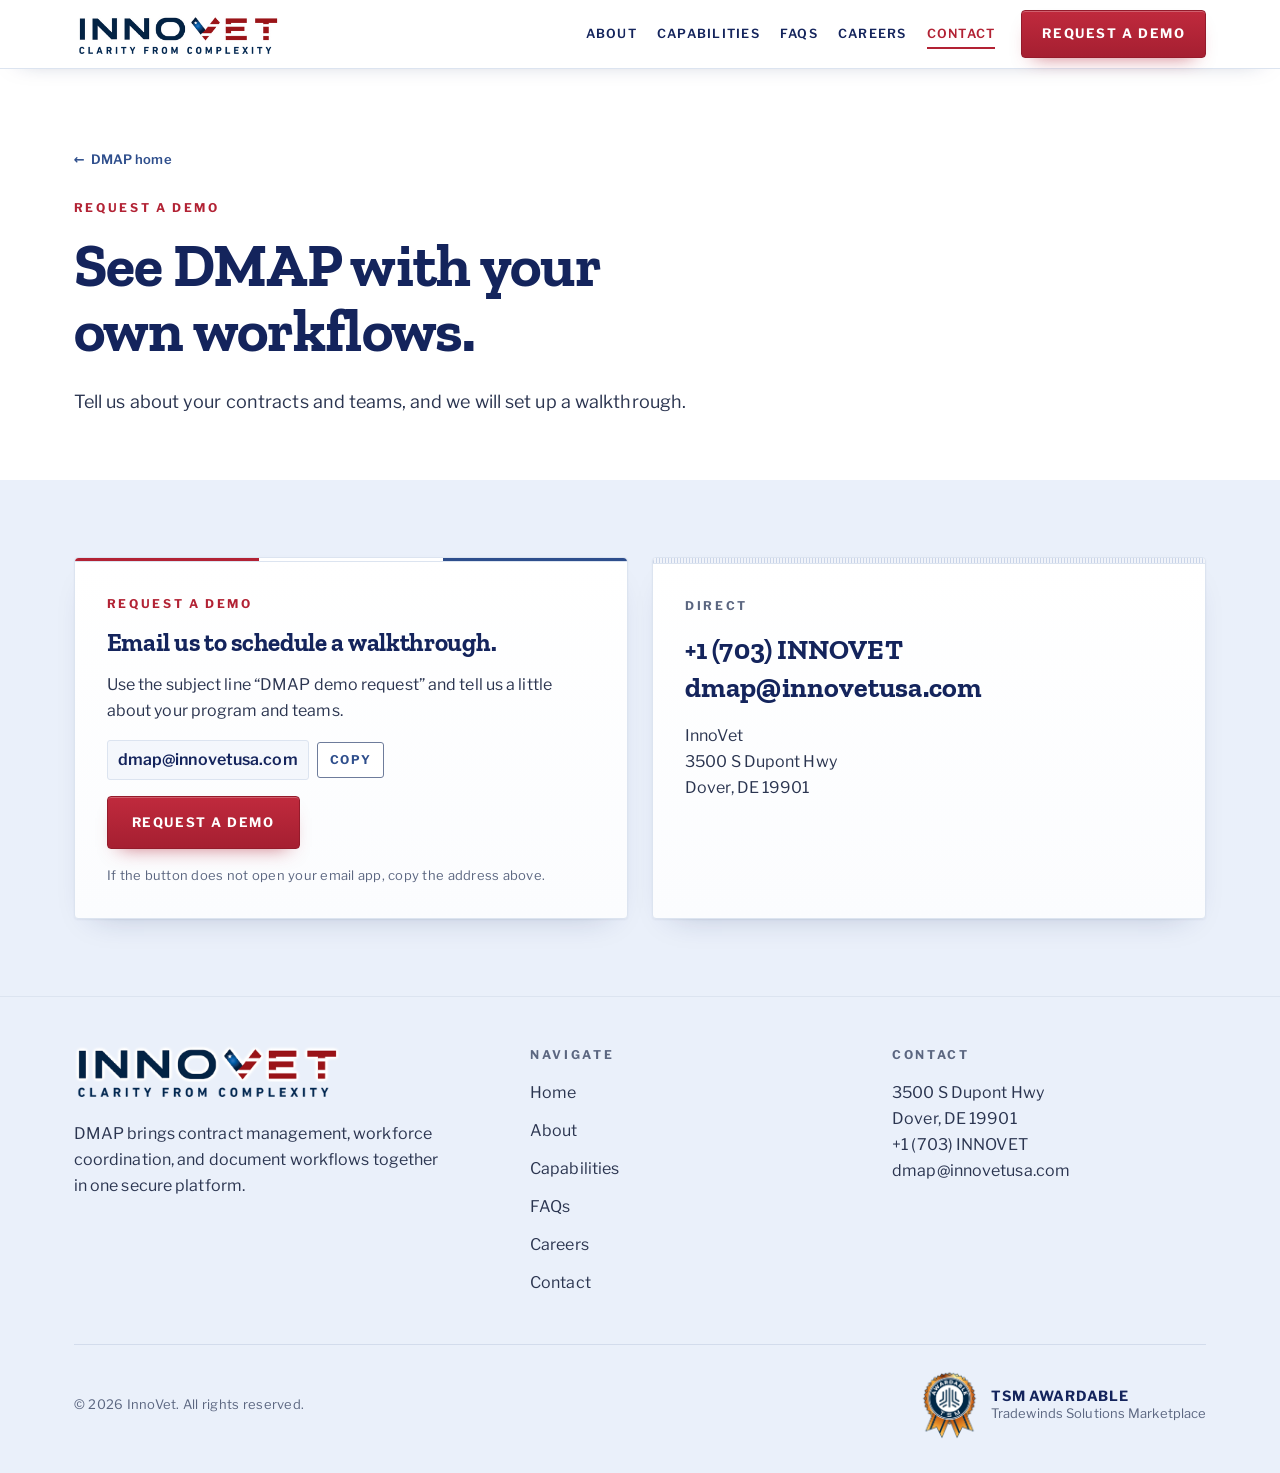
<file: contact.html>
<!doctype html>
<html lang="en">
<head>
<meta charset="utf-8">
<meta name="viewport" content="width=device-width, initial-scale=1">
<title>Request a DMAP Demo | InnoVet</title>
<meta name="description" content="Request a DMAP demo from InnoVet. Email dmap@innovetusa.com or call +1 (703) 466-6838 to set up a walkthrough with your own contracts and workflows.">
<meta name="robots" content="index, follow">
<meta property="og:type" content="website">
<meta property="og:site_name" content="InnoVet DMAP">
<meta property="og:title" content="Request a DMAP Demo | InnoVet">
<meta property="og:description" content="Request a DMAP demo from InnoVet. Email dmap@innovetusa.com or call +1 (703) 466-6838 to set up a walkthrough with your own contracts and workflows.">
<meta name="twitter:card" content="summary_large_image">
<meta name="twitter:title" content="Request a DMAP Demo | InnoVet">
<meta name="twitter:description" content="Request a DMAP demo from InnoVet. Email dmap@innovetusa.com or call +1 (703) 466-6838 to set up a walkthrough with your own contracts and workflows.">
<link rel="canonical" href="https://shaq-taj.github.io/innovet-website/contact.html">
<meta property="og:url" content="https://shaq-taj.github.io/innovet-website/contact.html">
<meta property="og:locale" content="en_US">
<meta property="og:image" content="https://shaq-taj.github.io/innovet-website/assets/og-image.png">
<meta property="og:image:width" content="1200">
<meta property="og:image:height" content="630">
<meta property="og:image:alt" content="DMAP by InnoVet: Connected teams. Coordinated workflows. Clear oversight.">
<meta name="twitter:image" content="https://shaq-taj.github.io/innovet-website/assets/og-image.png">
<meta name="twitter:image:alt" content="DMAP by InnoVet: Connected teams. Coordinated workflows. Clear oversight.">
<link rel="icon" href="assets/favicon-32.png" sizes="32x32" type="image/png">
<link rel="apple-touch-icon" href="assets/apple-touch-icon.png">
<meta name="theme-color" content="#14245C">
<script type="application/ld+json">{"@context": "https://schema.org", "@graph": [{"@type": "Organization", "@id": "https://shaq-taj.github.io/innovet-website/#org", "name": "InnoVet USA", "url": "https://shaq-taj.github.io/innovet-website/", "logo": "https://shaq-taj.github.io/innovet-website/assets/icon-512.png", "email": "dmap@innovetusa.com", "telephone": "+1-703-466-6838", "address": {"@type": "PostalAddress", "streetAddress": "3500 S Dupont Hwy", "addressLocality": "Dover", "addressRegion": "DE", "postalCode": "19901", "addressCountry": "US"}}, {"@type": "BreadcrumbList", "itemListElement": [{"@type": "ListItem", "position": 1, "name": "Home", "item": "https://shaq-taj.github.io/innovet-website/"}, {"@type": "ListItem", "position": 2, "name": "Request a Demo", "item": "https://shaq-taj.github.io/innovet-website/contact.html"}]}]}</script>
<link rel="icon" type="image/svg+xml" href="data:image/svg+xml,%3Csvg%20xmlns%3D%22http%3A%2F%2Fwww.w3.org%2F2000%2Fsvg%22%20viewBox%3D%220%200%2064%2064%22%3E%3Cdefs%3E%3CclipPath%20id%3D%22r%22%3E%3Cpolygon%20points%3D%2257.6%2C5.1%2046.1%2C5.1%2032%2C39.7%2032%2C60.2%22%2F%3E%3C%2FclipPath%3E%3C%2Fdefs%3E%3Crect%20width%3D%2264%22%20height%3D%2264%22%20rx%3D%2213%22%20fill%3D%22%23ffffff%22%2F%3E%3Cpolygon%20fill%3D%22%2314245C%22%20points%3D%226.4%2C5.1%2017.9%2C5.1%2032%2C39.7%2032%2C60.2%22%2F%3E%3Cpolygon%20fill%3D%22%23B22234%22%20points%3D%2257.6%2C5.1%2046.1%2C5.1%2032%2C39.7%2032%2C60.2%22%2F%3E%3Cg%20clip-path%3D%22url(%23r)%22%20fill%3D%22%23ffffff%22%3E%3Crect%20x%3D%2230%22%20y%3D%2211.6%22%20width%3D%2230%22%20height%3D%222.6%22%2F%3E%3Crect%20x%3D%2230%22%20y%3D%2217.6%22%20width%3D%2230%22%20height%3D%222.6%22%2F%3E%3Crect%20x%3D%2230%22%20y%3D%2223.6%22%20width%3D%2230%22%20height%3D%222.6%22%2F%3E%3C%2Fg%3E%3Cpolygon%20fill%3D%22%23ffffff%22%20points%3D%2216.10%2C9.60%2017.28%2C12.78%2020.67%2C12.92%2018.00%2C15.02%2018.92%2C18.28%2016.10%2C16.40%2013.28%2C18.28%2014.20%2C15.02%2011.53%2C12.92%2014.92%2C12.78%22%2F%3E%3C%2Fsvg%3E">
<link rel="preconnect" href="https://fonts.googleapis.com">
<link rel="preconnect" href="https://fonts.gstatic.com" crossorigin>
<link rel="stylesheet" href="https://fonts.googleapis.com/css2?family=Poppins:wght@800&family=Zilla+Slab:wght@500;600;700&family=Libre+Franklin:wght@400;500;600;700&display=swap">
<link rel="stylesheet" href="site.css">
</head>
<body>
<a class="skip" href="#main">Skip to main content</a>
<header class="nav">
  <div class="nav-in">
    <a class="brandlink" href="index.html" aria-label="InnoVet DMAP home">
      <img class="iv-logo" src="assets/innovet-logo.png" width="720" height="140" alt="" style="height:40px">
    </a>
    <div class="nav-sp"></div>
    <nav class="nav-links" aria-label="Primary">
        <a class="nav-a" href="about.html">About</a>
        <a class="nav-a" href="capabilities.html">Capabilities</a>
        <a class="nav-a" href="faqs.html">FAQs</a>
        <a class="nav-a" href="careers.html">Careers</a>
        <a class="nav-a" href="contact.html" aria-current="page">Contact</a>
    </nav>
    <a class="btn btn--red" href="contact.html">Request a Demo</a>
    <button class="burger" type="button" aria-expanded="false" aria-controls="drawer" aria-label="Open menu"><span></span><span></span><span></span></button>
  </div>
  <div class="drawer" id="drawer">
    <div class="drawer-in">
        <a class="drawer-a" href="index.html">Home</a>
        <a class="drawer-a" href="about.html">About</a>
        <a class="drawer-a" href="capabilities.html">Capabilities</a>
        <a class="drawer-a" href="faqs.html">FAQs</a>
        <a class="drawer-a" href="careers.html">Careers</a>
        <a class="drawer-a" href="contact.html" aria-current="page">Contact</a>
      <a class="btn btn--red btn--lg" href="contact.html">Request a Demo</a>
    </div>
  </div>
</header>
<main id="main" tabindex="-1">
<section class="phead bg-white">
  <div class="wrap">
    <a class="crumb" href="index.html"><span aria-hidden="true">&larr;</span> DMAP home</a>
    <p class="label label--red">Request a Demo</p>
    <h1>See DMAP with your own workflows.</h1>
    <p class="lede">Tell us about your contracts and teams, and we will set up a walkthrough.</p>
  </div>
</section>
<section class="section bg-sky">
  <div class="wrap">
    <div class="grid-2">
      <div class="plate">
        <div class="tri"></div>
        <div class="panel-in">
          <p class="label label--red">Request a demo</p>
          <h2>Email us to schedule a walkthrough.</h2>
          <p class="body" style="font-size:16px">Use the subject line &ldquo;DMAP demo request&rdquo; and tell us a little about your program and teams.</p>
          <span class="copyrow"><span class="addr">dmap@innovetusa.com</span><button type="button" class="copybtn" aria-label="Copy email address">Copy</button></span>
          <p class="sr" id="copy-status" role="status" aria-live="polite"></p>
          <div class="cta-row"><a class="btn btn--red btn--lg" href="mailto:dmap@innovetusa.com?subject=DMAP%20demo%20request">Request a Demo</a></div>
          <p class="micro">If the button does not open your email app, copy the address above.</p>
        </div>
      </div>
      <div class="plate">
        <div class="knurl"></div>
        <div class="panel-in">
          <p class="label">Direct</p>
          <p class="direct"><a href="tel:+17034666838" aria-label="Call +1 703 466 6838">+1 (703) INNOVET</a><br><a href="mailto:dmap@innovetusa.com">dmap@innovetusa.com</a></p>
          <address class="addrblock">InnoVet<br>3500 S Dupont Hwy<br>Dover, DE 19901</address>
        </div>
      </div>
    </div>
  </div>
</section>

</main>
<footer class="footer">
  <div class="wrap">
    <div class="foot-grid">
      <div>
        <a href="index.html" aria-label="InnoVet DMAP home" style="display:inline-block"><img class="iv-logo" src="assets/innovet-logo.png" width="720" height="140" alt="" style="height:52px"></a>
        <p class="body" style="margin-top:var(--s4);font-size:16px;max-width:34ch">DMAP brings contract management, workforce coordination, and document workflows together in one secure platform.</p>
      </div>
      <div>
        <p class="label" style="margin-bottom:var(--s4)">Navigate</p>
        <nav class="foot-nav" aria-label="Footer">
          <a href="index.html">Home</a>
          <a href="about.html">About</a>
          <a href="capabilities.html">Capabilities</a>
          <a href="faqs.html">FAQs</a>
          <a href="careers.html">Careers</a>
          <a href="contact.html">Contact</a>
        </nav>
      </div>
      <div class="foot-contact">
        <p class="label" style="margin-bottom:var(--s4)">Contact</p>
        <p class="body" style="font-size:16px">3500 S Dupont Hwy<br>Dover, DE 19901<br><a href="tel:+17034666838" aria-label="Call +1 703 466 6838">+1 (703) INNOVET</a><br><a href="mailto:dmap@innovetusa.com">dmap@innovetusa.com</a></p>
      </div>
    </div>
    <div class="foot-bottom">
      <p class="micro">&copy; 2026 InnoVet. All rights reserved.</p>
      <div class="awardable"><img src="assets/tsm-awardable.png" width="245" height="300" alt="TSM Awardable badge"><p><strong>TSM Awardable</strong><span>Tradewinds Solutions Marketplace</span></p></div>
    </div>
  </div>
</footer>
<script>
(function(){
  var b = document.querySelector('.burger'), d = document.getElementById('drawer');
  if (b && d){
    function set(o){ b.setAttribute('aria-expanded', o ? 'true' : 'false'); b.setAttribute('aria-label', o ? 'Close menu' : 'Open menu'); d.classList.toggle('open', o); }
    b.addEventListener('click', function(){ set(b.getAttribute('aria-expanded') !== 'true'); });
    d.addEventListener('click', function(e){ if (e.target.closest('a')) set(false); });
    window.addEventListener('keydown', function(e){
      if (e.key === 'Escape' && b.getAttribute('aria-expanded') === 'true'){ set(false); b.focus(); }
    });
  }
  var EMAIL = 'dmap@innovetusa.com';
  Array.prototype.forEach.call(document.querySelectorAll('.copybtn'), function(btn){
    btn.addEventListener('click', function(){
      var addr = btn.parentNode.querySelector('.addr');
      var status = document.getElementById('copy-status');
      function say(msg){ if (!status) return; status.textContent = ''; setTimeout(function(){ status.textContent = msg; }, 60); }
      function sel(){ try{ var r = document.createRange(); r.selectNodeContents(addr); var s = window.getSelection(); s.removeAllRanges(); s.addRange(r); btn.textContent = 'Selected'; say('Email address selected. Press Control C or Command C to copy it.'); }catch(e){} }
      try{ navigator.clipboard.writeText(EMAIL).then(function(){ btn.textContent = 'Copied'; say('Email address copied to the clipboard.'); }, sel); }catch(e){ sel(); }
    });
  });
})();
</script>
</body>
</html>
</file>
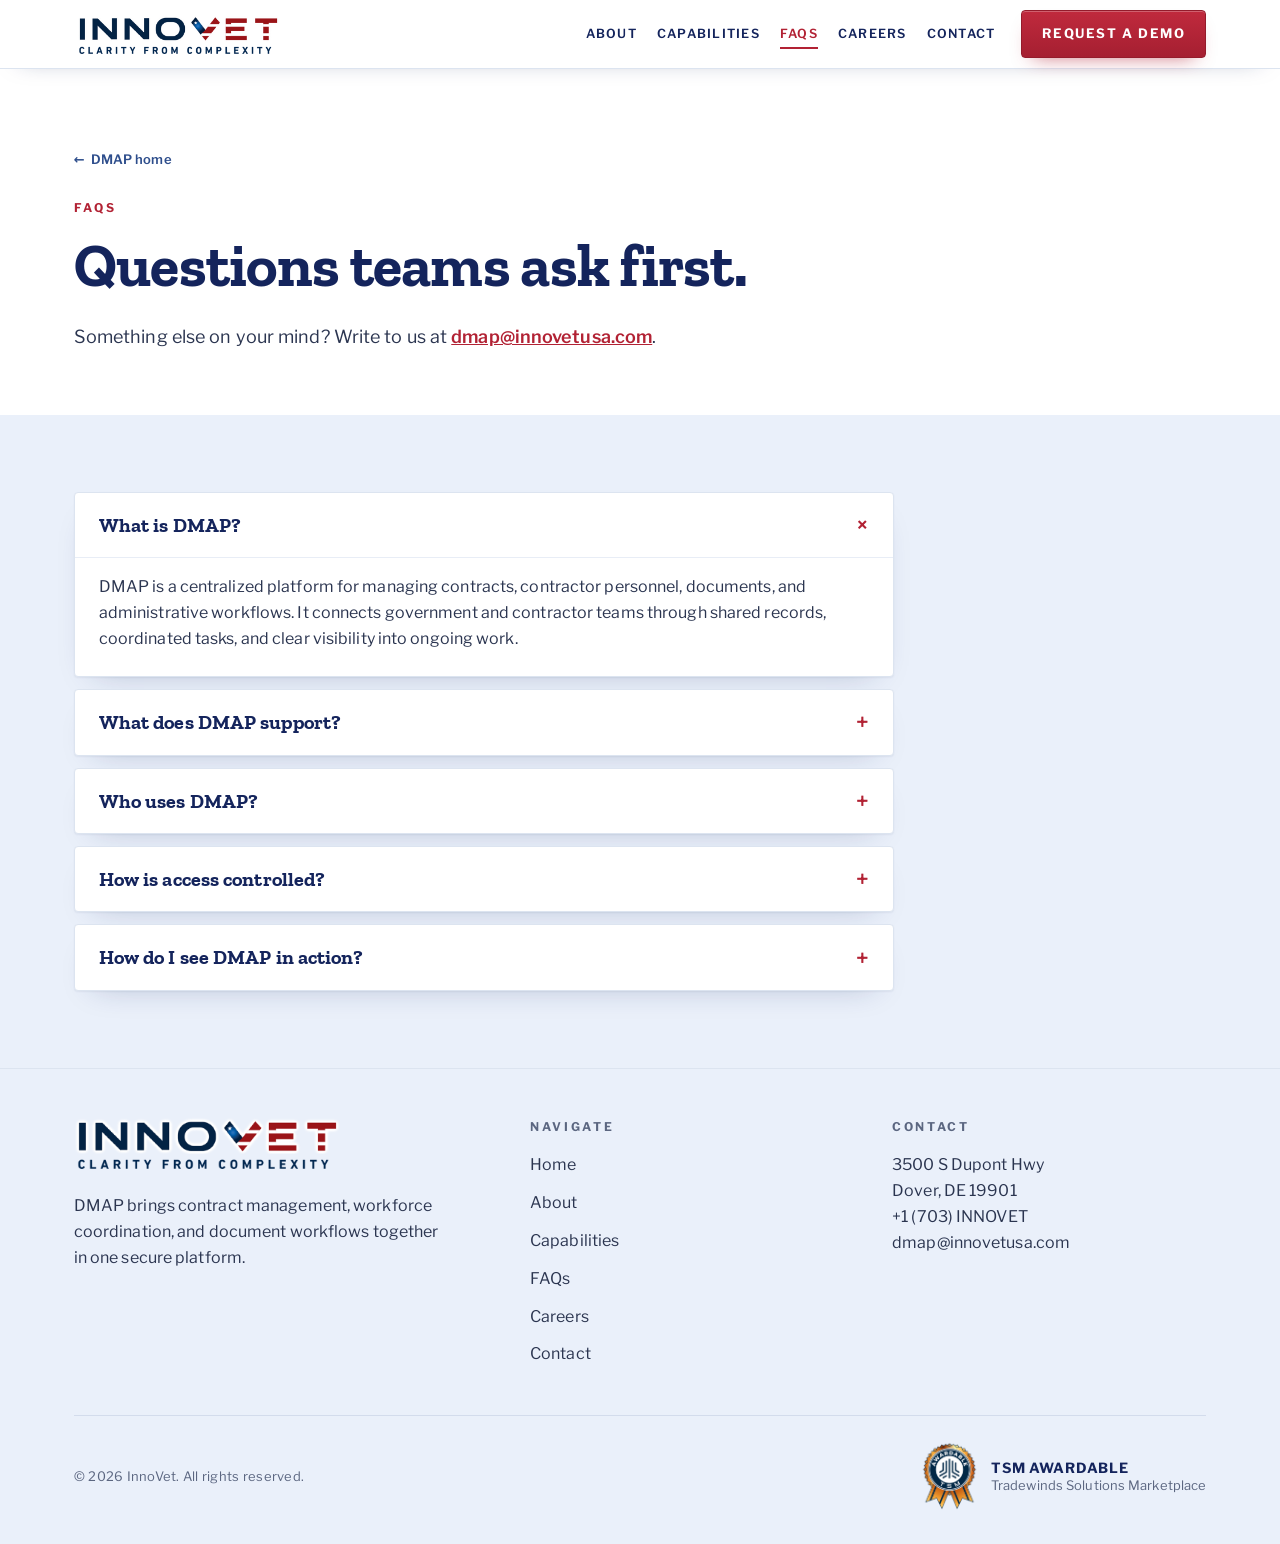
<file: faqs.html>
<!doctype html>
<html lang="en">
<head>
<meta charset="utf-8">
<meta name="viewport" content="width=device-width, initial-scale=1">
<title>DMAP FAQs | InnoVet</title>
<meta name="description" content="Answers to common questions about DMAP: what it is, what it supports, who uses it, how access is controlled, and how to request a demo.">
<meta name="robots" content="index, follow">
<meta property="og:type" content="website">
<meta property="og:site_name" content="InnoVet DMAP">
<meta property="og:title" content="DMAP FAQs | InnoVet">
<meta property="og:description" content="Answers to common questions about DMAP: what it is, what it supports, who uses it, how access is controlled, and how to request a demo.">
<meta name="twitter:card" content="summary_large_image">
<meta name="twitter:title" content="DMAP FAQs | InnoVet">
<meta name="twitter:description" content="Answers to common questions about DMAP: what it is, what it supports, who uses it, how access is controlled, and how to request a demo.">
<link rel="canonical" href="https://shaq-taj.github.io/innovet-website/faqs.html">
<meta property="og:url" content="https://shaq-taj.github.io/innovet-website/faqs.html">
<meta property="og:locale" content="en_US">
<meta property="og:image" content="https://shaq-taj.github.io/innovet-website/assets/og-image.png">
<meta property="og:image:width" content="1200">
<meta property="og:image:height" content="630">
<meta property="og:image:alt" content="DMAP by InnoVet: Connected teams. Coordinated workflows. Clear oversight.">
<meta name="twitter:image" content="https://shaq-taj.github.io/innovet-website/assets/og-image.png">
<meta name="twitter:image:alt" content="DMAP by InnoVet: Connected teams. Coordinated workflows. Clear oversight.">
<link rel="icon" href="assets/favicon-32.png" sizes="32x32" type="image/png">
<link rel="apple-touch-icon" href="assets/apple-touch-icon.png">
<meta name="theme-color" content="#14245C">
<script type="application/ld+json">{"@context": "https://schema.org", "@graph": [{"@type": "Organization", "@id": "https://shaq-taj.github.io/innovet-website/#org", "name": "InnoVet USA", "url": "https://shaq-taj.github.io/innovet-website/", "logo": "https://shaq-taj.github.io/innovet-website/assets/icon-512.png", "email": "dmap@innovetusa.com", "telephone": "+1-703-466-6838", "address": {"@type": "PostalAddress", "streetAddress": "3500 S Dupont Hwy", "addressLocality": "Dover", "addressRegion": "DE", "postalCode": "19901", "addressCountry": "US"}}, {"@type": "BreadcrumbList", "itemListElement": [{"@type": "ListItem", "position": 1, "name": "Home", "item": "https://shaq-taj.github.io/innovet-website/"}, {"@type": "ListItem", "position": 2, "name": "FAQs", "item": "https://shaq-taj.github.io/innovet-website/faqs.html"}]}]}</script>
<link rel="icon" type="image/svg+xml" href="data:image/svg+xml,%3Csvg%20xmlns%3D%22http%3A%2F%2Fwww.w3.org%2F2000%2Fsvg%22%20viewBox%3D%220%200%2064%2064%22%3E%3Cdefs%3E%3CclipPath%20id%3D%22r%22%3E%3Cpolygon%20points%3D%2257.6%2C5.1%2046.1%2C5.1%2032%2C39.7%2032%2C60.2%22%2F%3E%3C%2FclipPath%3E%3C%2Fdefs%3E%3Crect%20width%3D%2264%22%20height%3D%2264%22%20rx%3D%2213%22%20fill%3D%22%23ffffff%22%2F%3E%3Cpolygon%20fill%3D%22%2314245C%22%20points%3D%226.4%2C5.1%2017.9%2C5.1%2032%2C39.7%2032%2C60.2%22%2F%3E%3Cpolygon%20fill%3D%22%23B22234%22%20points%3D%2257.6%2C5.1%2046.1%2C5.1%2032%2C39.7%2032%2C60.2%22%2F%3E%3Cg%20clip-path%3D%22url(%23r)%22%20fill%3D%22%23ffffff%22%3E%3Crect%20x%3D%2230%22%20y%3D%2211.6%22%20width%3D%2230%22%20height%3D%222.6%22%2F%3E%3Crect%20x%3D%2230%22%20y%3D%2217.6%22%20width%3D%2230%22%20height%3D%222.6%22%2F%3E%3Crect%20x%3D%2230%22%20y%3D%2223.6%22%20width%3D%2230%22%20height%3D%222.6%22%2F%3E%3C%2Fg%3E%3Cpolygon%20fill%3D%22%23ffffff%22%20points%3D%2216.10%2C9.60%2017.28%2C12.78%2020.67%2C12.92%2018.00%2C15.02%2018.92%2C18.28%2016.10%2C16.40%2013.28%2C18.28%2014.20%2C15.02%2011.53%2C12.92%2014.92%2C12.78%22%2F%3E%3C%2Fsvg%3E">
<link rel="preconnect" href="https://fonts.googleapis.com">
<link rel="preconnect" href="https://fonts.gstatic.com" crossorigin>
<link rel="stylesheet" href="https://fonts.googleapis.com/css2?family=Poppins:wght@800&family=Zilla+Slab:wght@500;600;700&family=Libre+Franklin:wght@400;500;600;700&display=swap">
<link rel="stylesheet" href="site.css">
<script type="application/ld+json">
{
 "@context": "https://schema.org",
 "@type": "FAQPage",
 "mainEntity": [
  {
   "@type": "Question",
   "name": "What is DMAP?",
   "acceptedAnswer": {
    "@type": "Answer",
    "text": "DMAP is a centralized platform for managing contracts, contractor personnel, documents, and administrative workflows. It connects government and contractor teams through shared records, coordinated tasks, and clear visibility into ongoing work."
   }
  },
  {
   "@type": "Question",
   "name": "What does DMAP support?",
   "acceptedAnswer": {
    "@type": "Answer",
    "text": "Contract and agreement management, contractor employee records, onboarding and offboarding, form submissions, document signatures, and task notifications. <a href=\"capabilities.html\">See all capabilities<\/a>"
   }
  },
  {
   "@type": "Question",
   "name": "Who uses DMAP?",
   "acceptedAnswer": {
    "@type": "Answer",
    "text": "Government program and contract teams, contractor management teams, security and facilities teams, and leadership. Role-based access gives users the information and actions appropriate to their responsibilities."
   }
  },
  {
   "@type": "Question",
   "name": "How is access controlled?",
   "acceptedAnswer": {
    "@type": "Answer",
    "text": "DMAP uses role-based permissions, authenticated access, and encrypted data protection to support the handling of sensitive operational information."
   }
  },
  {
   "@type": "Question",
   "name": "How do I see DMAP in action?",
   "acceptedAnswer": {
    "@type": "Answer",
    "text": "Request a demo and we will walk through DMAP with your team. <a href=\"contact.html\">Request a Demo<\/a>"
   }
  }
 ]
}
</script>
</head>
<body>
<a class="skip" href="#main">Skip to main content</a>
<header class="nav">
  <div class="nav-in">
    <a class="brandlink" href="index.html" aria-label="InnoVet DMAP home">
      <img class="iv-logo" src="assets/innovet-logo.png" width="720" height="140" alt="" style="height:40px">
    </a>
    <div class="nav-sp"></div>
    <nav class="nav-links" aria-label="Primary">
        <a class="nav-a" href="about.html">About</a>
        <a class="nav-a" href="capabilities.html">Capabilities</a>
        <a class="nav-a" href="faqs.html" aria-current="page">FAQs</a>
        <a class="nav-a" href="careers.html">Careers</a>
        <a class="nav-a" href="contact.html">Contact</a>
    </nav>
    <a class="btn btn--red" href="contact.html">Request a Demo</a>
    <button class="burger" type="button" aria-expanded="false" aria-controls="drawer" aria-label="Open menu"><span></span><span></span><span></span></button>
  </div>
  <div class="drawer" id="drawer">
    <div class="drawer-in">
        <a class="drawer-a" href="index.html">Home</a>
        <a class="drawer-a" href="about.html">About</a>
        <a class="drawer-a" href="capabilities.html">Capabilities</a>
        <a class="drawer-a" href="faqs.html" aria-current="page">FAQs</a>
        <a class="drawer-a" href="careers.html">Careers</a>
        <a class="drawer-a" href="contact.html">Contact</a>
      <a class="btn btn--red btn--lg" href="contact.html">Request a Demo</a>
    </div>
  </div>
</header>
<main id="main" tabindex="-1">
<section class="phead bg-white">
  <div class="wrap">
    <a class="crumb" href="index.html"><span aria-hidden="true">&larr;</span> DMAP home</a>
    <p class="label label--red">FAQs</p>
    <h1>Questions teams ask first.</h1>
    <p class="lede">Something else on your mind? Write to us at <a href="mailto:dmap@innovetusa.com" style="color:var(--red);font-weight:600">dmap@innovetusa.com</a>.</p>
  </div>
</section>
<section class="section bg-sky">
  <div class="wrap">
    <div class="faq">
      <details open><summary>What is DMAP?</summary><div class="ans">DMAP is a centralized platform for managing contracts, contractor personnel, documents, and administrative workflows. It connects government and contractor teams through shared records, coordinated tasks, and clear visibility into ongoing work.</div></details><details><summary>What does DMAP support?</summary><div class="ans">Contract and agreement management, contractor employee records, onboarding and offboarding, form submissions, document signatures, and task notifications. <a href="capabilities.html">See all capabilities</a></div></details><details><summary>Who uses DMAP?</summary><div class="ans">Government program and contract teams, contractor management teams, security and facilities teams, and leadership. Role-based access gives users the information and actions appropriate to their responsibilities.</div></details><details><summary>How is access controlled?</summary><div class="ans">DMAP uses role-based permissions, authenticated access, and encrypted data protection to support the handling of sensitive operational information.</div></details><details><summary>How do I see DMAP in action?</summary><div class="ans">Request a demo and we will walk through DMAP with your team. <a href="contact.html">Request a Demo</a></div></details>
    </div>
  </div>
</section>

</main>
<footer class="footer">
  <div class="wrap">
    <div class="foot-grid">
      <div>
        <a href="index.html" aria-label="InnoVet DMAP home" style="display:inline-block"><img class="iv-logo" src="assets/innovet-logo.png" width="720" height="140" alt="" style="height:52px"></a>
        <p class="body" style="margin-top:var(--s4);font-size:16px;max-width:34ch">DMAP brings contract management, workforce coordination, and document workflows together in one secure platform.</p>
      </div>
      <div>
        <p class="label" style="margin-bottom:var(--s4)">Navigate</p>
        <nav class="foot-nav" aria-label="Footer">
          <a href="index.html">Home</a>
          <a href="about.html">About</a>
          <a href="capabilities.html">Capabilities</a>
          <a href="faqs.html">FAQs</a>
          <a href="careers.html">Careers</a>
          <a href="contact.html">Contact</a>
        </nav>
      </div>
      <div class="foot-contact">
        <p class="label" style="margin-bottom:var(--s4)">Contact</p>
        <p class="body" style="font-size:16px">3500 S Dupont Hwy<br>Dover, DE 19901<br><a href="tel:+17034666838" aria-label="Call +1 703 466 6838">+1 (703) INNOVET</a><br><a href="mailto:dmap@innovetusa.com">dmap@innovetusa.com</a></p>
      </div>
    </div>
    <div class="foot-bottom">
      <p class="micro">&copy; 2026 InnoVet. All rights reserved.</p>
      <div class="awardable"><img src="assets/tsm-awardable.png" width="245" height="300" alt="TSM Awardable badge"><p><strong>TSM Awardable</strong><span>Tradewinds Solutions Marketplace</span></p></div>
    </div>
  </div>
</footer>
<script>
(function(){
  var b = document.querySelector('.burger'), d = document.getElementById('drawer');
  if (b && d){
    function set(o){ b.setAttribute('aria-expanded', o ? 'true' : 'false'); b.setAttribute('aria-label', o ? 'Close menu' : 'Open menu'); d.classList.toggle('open', o); }
    b.addEventListener('click', function(){ set(b.getAttribute('aria-expanded') !== 'true'); });
    d.addEventListener('click', function(e){ if (e.target.closest('a')) set(false); });
    window.addEventListener('keydown', function(e){
      if (e.key === 'Escape' && b.getAttribute('aria-expanded') === 'true'){ set(false); b.focus(); }
    });
  }
  var EMAIL = 'dmap@innovetusa.com';
  Array.prototype.forEach.call(document.querySelectorAll('.copybtn'), function(btn){
    btn.addEventListener('click', function(){
      var addr = btn.parentNode.querySelector('.addr');
      var status = document.getElementById('copy-status');
      function say(msg){ if (!status) return; status.textContent = ''; setTimeout(function(){ status.textContent = msg; }, 60); }
      function sel(){ try{ var r = document.createRange(); r.selectNodeContents(addr); var s = window.getSelection(); s.removeAllRanges(); s.addRange(r); btn.textContent = 'Selected'; say('Email address selected. Press Control C or Command C to copy it.'); }catch(e){} }
      try{ navigator.clipboard.writeText(EMAIL).then(function(){ btn.textContent = 'Copied'; say('Email address copied to the clipboard.'); }, sel); }catch(e){ sel(); }
    });
  });
})();
</script>
</body>
</html>
</file>
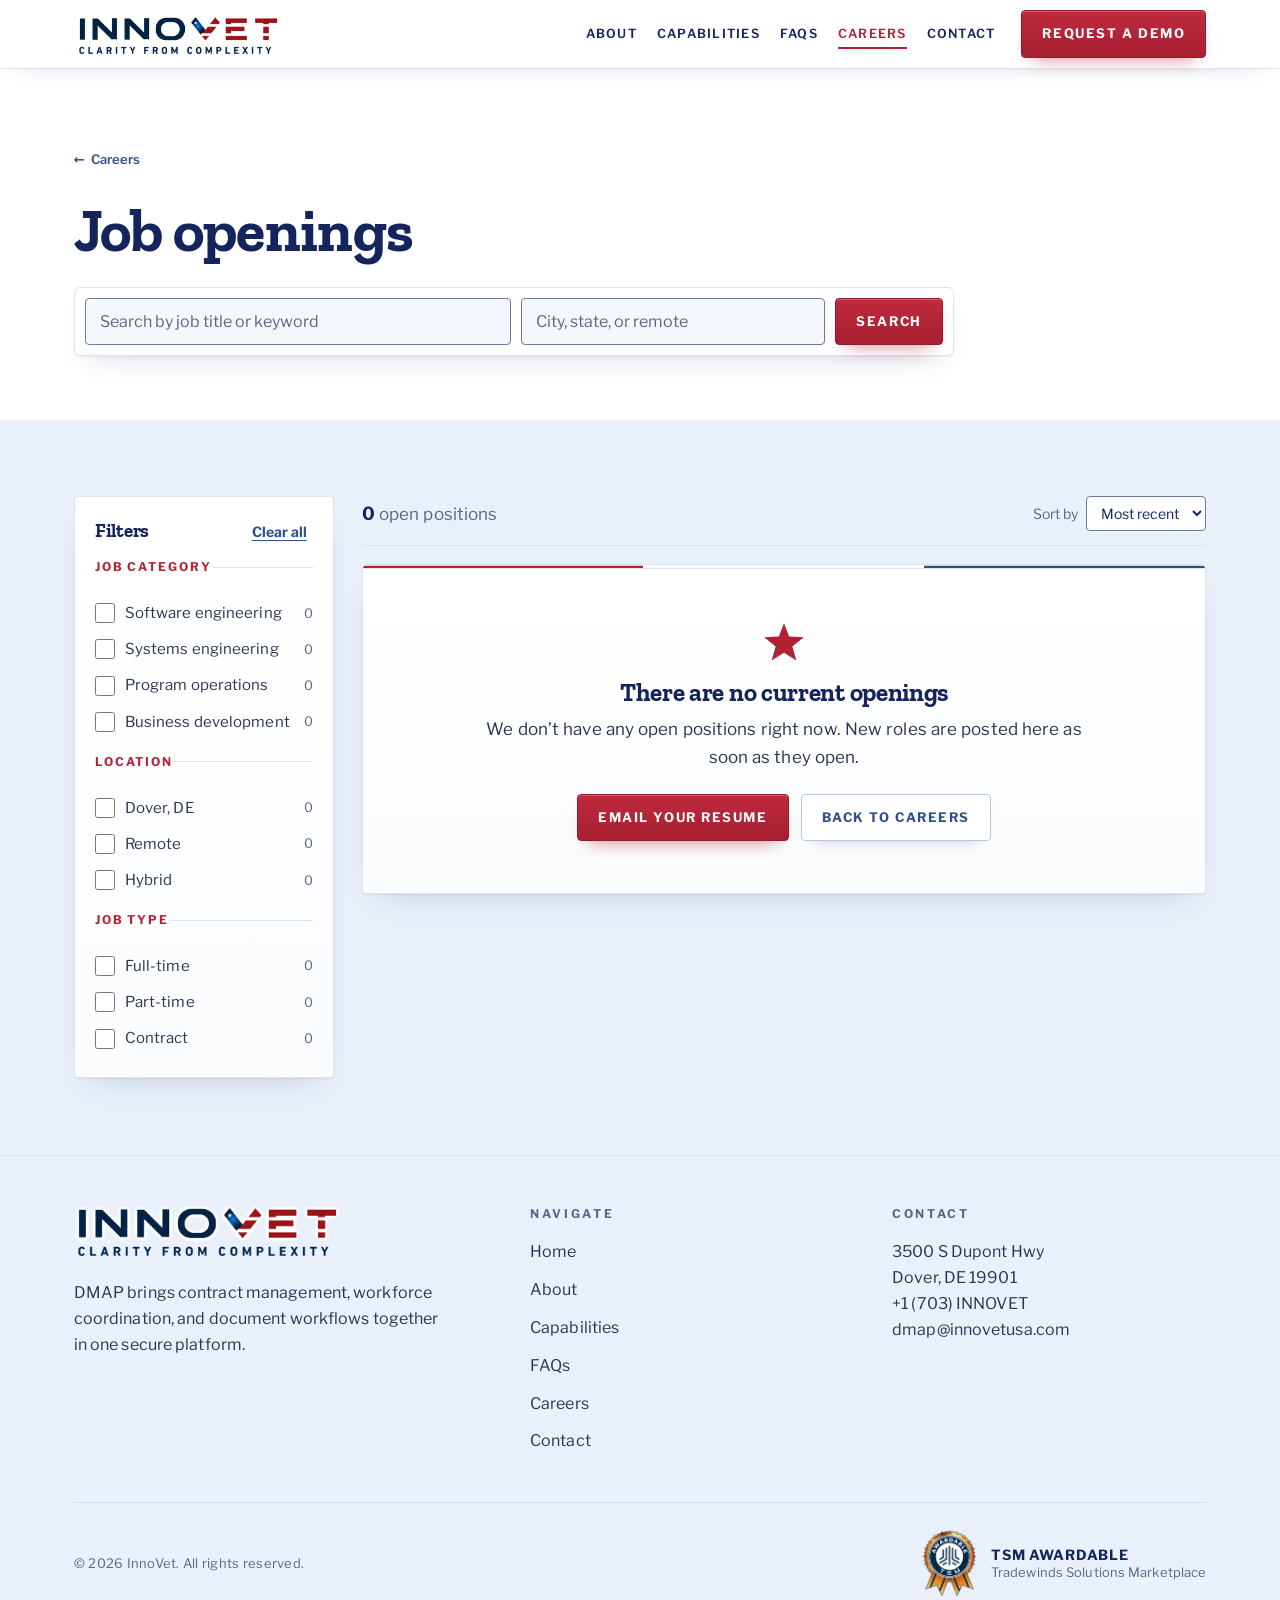
<file: jobs.html>
<!doctype html>
<html lang="en">
<head>
<meta charset="utf-8">
<meta name="viewport" content="width=device-width, initial-scale=1">
<title>Job Openings | InnoVet</title>
<meta name="description" content="Current job openings at InnoVet in software engineering, systems engineering, program operations, and business development. Search roles by keyword and location.">
<meta name="robots" content="index, follow">
<meta property="og:type" content="website">
<meta property="og:site_name" content="InnoVet DMAP">
<meta property="og:title" content="Job Openings | InnoVet">
<meta property="og:description" content="Current job openings at InnoVet in software engineering, systems engineering, program operations, and business development. Search roles by keyword and location.">
<meta name="twitter:card" content="summary_large_image">
<meta name="twitter:title" content="Job Openings | InnoVet">
<meta name="twitter:description" content="Current job openings at InnoVet in software engineering, systems engineering, program operations, and business development. Search roles by keyword and location.">
<link rel="canonical" href="https://shaq-taj.github.io/innovet-website/jobs.html">
<meta property="og:url" content="https://shaq-taj.github.io/innovet-website/jobs.html">
<meta property="og:locale" content="en_US">
<meta property="og:image" content="https://shaq-taj.github.io/innovet-website/assets/og-image.png">
<meta property="og:image:width" content="1200">
<meta property="og:image:height" content="630">
<meta property="og:image:alt" content="DMAP by InnoVet: Connected teams. Coordinated workflows. Clear oversight.">
<meta name="twitter:image" content="https://shaq-taj.github.io/innovet-website/assets/og-image.png">
<meta name="twitter:image:alt" content="DMAP by InnoVet: Connected teams. Coordinated workflows. Clear oversight.">
<link rel="icon" href="assets/favicon-32.png" sizes="32x32" type="image/png">
<link rel="apple-touch-icon" href="assets/apple-touch-icon.png">
<meta name="theme-color" content="#14245C">
<script type="application/ld+json">{"@context": "https://schema.org", "@graph": [{"@type": "Organization", "@id": "https://shaq-taj.github.io/innovet-website/#org", "name": "InnoVet USA", "url": "https://shaq-taj.github.io/innovet-website/", "logo": "https://shaq-taj.github.io/innovet-website/assets/icon-512.png", "email": "dmap@innovetusa.com", "telephone": "+1-703-466-6838", "address": {"@type": "PostalAddress", "streetAddress": "3500 S Dupont Hwy", "addressLocality": "Dover", "addressRegion": "DE", "postalCode": "19901", "addressCountry": "US"}}, {"@type": "BreadcrumbList", "itemListElement": [{"@type": "ListItem", "position": 1, "name": "Home", "item": "https://shaq-taj.github.io/innovet-website/"}, {"@type": "ListItem", "position": 2, "name": "Job Openings", "item": "https://shaq-taj.github.io/innovet-website/jobs.html"}]}]}</script>
<link rel="icon" type="image/svg+xml" href="data:image/svg+xml,%3Csvg%20xmlns%3D%22http%3A%2F%2Fwww.w3.org%2F2000%2Fsvg%22%20viewBox%3D%220%200%2064%2064%22%3E%3Cdefs%3E%3CclipPath%20id%3D%22r%22%3E%3Cpolygon%20points%3D%2257.6%2C5.1%2046.1%2C5.1%2032%2C39.7%2032%2C60.2%22%2F%3E%3C%2FclipPath%3E%3C%2Fdefs%3E%3Crect%20width%3D%2264%22%20height%3D%2264%22%20rx%3D%2213%22%20fill%3D%22%23ffffff%22%2F%3E%3Cpolygon%20fill%3D%22%2314245C%22%20points%3D%226.4%2C5.1%2017.9%2C5.1%2032%2C39.7%2032%2C60.2%22%2F%3E%3Cpolygon%20fill%3D%22%23B22234%22%20points%3D%2257.6%2C5.1%2046.1%2C5.1%2032%2C39.7%2032%2C60.2%22%2F%3E%3Cg%20clip-path%3D%22url(%23r)%22%20fill%3D%22%23ffffff%22%3E%3Crect%20x%3D%2230%22%20y%3D%2211.6%22%20width%3D%2230%22%20height%3D%222.6%22%2F%3E%3Crect%20x%3D%2230%22%20y%3D%2217.6%22%20width%3D%2230%22%20height%3D%222.6%22%2F%3E%3Crect%20x%3D%2230%22%20y%3D%2223.6%22%20width%3D%2230%22%20height%3D%222.6%22%2F%3E%3C%2Fg%3E%3Cpolygon%20fill%3D%22%23ffffff%22%20points%3D%2216.10%2C9.60%2017.28%2C12.78%2020.67%2C12.92%2018.00%2C15.02%2018.92%2C18.28%2016.10%2C16.40%2013.28%2C18.28%2014.20%2C15.02%2011.53%2C12.92%2014.92%2C12.78%22%2F%3E%3C%2Fsvg%3E">
<link rel="preconnect" href="https://fonts.googleapis.com">
<link rel="preconnect" href="https://fonts.gstatic.com" crossorigin>
<link rel="stylesheet" href="https://fonts.googleapis.com/css2?family=Poppins:wght@800&family=Zilla+Slab:wght@500;600;700&family=Libre+Franklin:wght@400;500;600;700&display=swap">
<link rel="stylesheet" href="site.css">
</head>
<body>
<a class="skip" href="#main">Skip to main content</a>
<header class="nav">
  <div class="nav-in">
    <a class="brandlink" href="index.html" aria-label="InnoVet DMAP home">
      <img class="iv-logo" src="assets/innovet-logo.png" width="720" height="140" alt="" style="height:40px">
    </a>
    <div class="nav-sp"></div>
    <nav class="nav-links" aria-label="Primary">
        <a class="nav-a" href="about.html">About</a>
        <a class="nav-a" href="capabilities.html">Capabilities</a>
        <a class="nav-a" href="faqs.html">FAQs</a>
        <a class="nav-a" href="careers.html" aria-current="page">Careers</a>
        <a class="nav-a" href="contact.html">Contact</a>
    </nav>
    <a class="btn btn--red" href="contact.html">Request a Demo</a>
    <button class="burger" type="button" aria-expanded="false" aria-controls="drawer" aria-label="Open menu"><span></span><span></span><span></span></button>
  </div>
  <div class="drawer" id="drawer">
    <div class="drawer-in">
        <a class="drawer-a" href="index.html">Home</a>
        <a class="drawer-a" href="about.html">About</a>
        <a class="drawer-a" href="capabilities.html">Capabilities</a>
        <a class="drawer-a" href="faqs.html">FAQs</a>
        <a class="drawer-a" href="careers.html" aria-current="page">Careers</a>
        <a class="drawer-a" href="contact.html">Contact</a>
      <a class="btn btn--red btn--lg" href="contact.html">Request a Demo</a>
    </div>
  </div>
</header>
<main id="main" tabindex="-1">
<section class="phead bg-white">
  <div class="wrap">
    <a class="crumb" href="careers.html"><span aria-hidden="true">&larr;</span> Careers</a>
    <h1>Job openings</h1>
    <form class="job-search" role="search" aria-label="Job openings" data-jobs-search>
      <label for="job-q"><span class="sr">Job title or keyword</span><input id="job-q" name="q" type="search" autocomplete="off" placeholder="Search by job title or keyword"></label>
      <label for="job-where"><span class="sr">Location</span><input id="job-where" name="where" type="search" autocomplete="off" placeholder="City, state, or remote"></label>
      <button class="btn btn--red" type="submit">Search</button>
    </form>
  </div>
</section>
<section class="section bg-sky">
  <div class="wrap jobs-layout">
    <aside class="plate job-filters" aria-label="Filters">
      <div class="filters-head"><h2>Filters</h2><button type="button" class="link-btn" data-clear-filters>Clear all</button></div>
      <fieldset><legend>Job category</legend><label class="check-row"><input type="checkbox" name="category" value="Software engineering"><span>Software engineering</span><em>0<span class="sr"> openings</span></em></label><label class="check-row"><input type="checkbox" name="category" value="Systems engineering"><span>Systems engineering</span><em>0<span class="sr"> openings</span></em></label><label class="check-row"><input type="checkbox" name="category" value="Program operations"><span>Program operations</span><em>0<span class="sr"> openings</span></em></label><label class="check-row"><input type="checkbox" name="category" value="Business development"><span>Business development</span><em>0<span class="sr"> openings</span></em></label></fieldset><fieldset><legend>Location</legend><label class="check-row"><input type="checkbox" name="location" value="Dover, DE"><span>Dover, DE</span><em>0<span class="sr"> openings</span></em></label><label class="check-row"><input type="checkbox" name="location" value="Remote"><span>Remote</span><em>0<span class="sr"> openings</span></em></label><label class="check-row"><input type="checkbox" name="location" value="Hybrid"><span>Hybrid</span><em>0<span class="sr"> openings</span></em></label></fieldset><fieldset><legend>Job type</legend><label class="check-row"><input type="checkbox" name="type" value="Full-time"><span>Full-time</span><em>0<span class="sr"> openings</span></em></label><label class="check-row"><input type="checkbox" name="type" value="Part-time"><span>Part-time</span><em>0<span class="sr"> openings</span></em></label><label class="check-row"><input type="checkbox" name="type" value="Contract"><span>Contract</span><em>0<span class="sr"> openings</span></em></label></fieldset>
    </aside>
    <div>
      <div class="results-bar">
        <p><strong>0</strong> open positions</p>
        <label class="sort" for="sort">Sort by <select id="sort" name="sort"><option>Most recent</option><option>Job title</option></select></label>
      </div>
      <div class="plate empty-state">
        <div class="tri"></div>
        <div class="panel-in">
          <svg class="star empty-star" viewBox="0 0 20 20" aria-hidden="true" focusable="false"><polygon points="10,1 12.35,7.1 19,7.4 13.8,11.6 15.6,18 10,14.4 4.4,18 6.2,11.6 1,7.4 7.65,7.1"></polygon></svg>
          <h2>There are no current openings</h2>
          <p class="body" data-empty-note role="status" aria-live="polite">We don&rsquo;t have any open positions right now. New roles are posted here as soon as they open.</p>
          <div class="cta-row"><a class="btn btn--red" href="mailto:dmap@innovetusa.com?subject=Career%20interest">Email your resume</a><a class="btn btn--blue" href="careers.html">Back to careers</a></div>
        </div>
      </div>
    </div>
  </div>
</section>
</main>
<footer class="footer">
  <div class="wrap">
    <div class="foot-grid">
      <div>
        <a href="index.html" aria-label="InnoVet DMAP home" style="display:inline-block"><img class="iv-logo" src="assets/innovet-logo.png" width="720" height="140" alt="" style="height:52px"></a>
        <p class="body" style="margin-top:var(--s4);font-size:16px;max-width:34ch">DMAP brings contract management, workforce coordination, and document workflows together in one secure platform.</p>
      </div>
      <div>
        <p class="label" style="margin-bottom:var(--s4)">Navigate</p>
        <nav class="foot-nav" aria-label="Footer">
          <a href="index.html">Home</a>
          <a href="about.html">About</a>
          <a href="capabilities.html">Capabilities</a>
          <a href="faqs.html">FAQs</a>
          <a href="careers.html">Careers</a>
          <a href="contact.html">Contact</a>
        </nav>
      </div>
      <div class="foot-contact">
        <p class="label" style="margin-bottom:var(--s4)">Contact</p>
        <p class="body" style="font-size:16px">3500 S Dupont Hwy<br>Dover, DE 19901<br><a href="tel:+17034666838" aria-label="Call +1 703 466 6838">+1 (703) INNOVET</a><br><a href="mailto:dmap@innovetusa.com">dmap@innovetusa.com</a></p>
      </div>
    </div>
    <div class="foot-bottom">
      <p class="micro">&copy; 2026 InnoVet. All rights reserved.</p>
      <div class="awardable"><img src="assets/tsm-awardable.png" width="245" height="300" alt="TSM Awardable badge"><p><strong>TSM Awardable</strong><span>Tradewinds Solutions Marketplace</span></p></div>
    </div>
  </div>
</footer>
<script>
(function(){
  var b = document.querySelector('.burger'), d = document.getElementById('drawer');
  if (b && d){
    function set(o){ b.setAttribute('aria-expanded', o ? 'true' : 'false'); b.setAttribute('aria-label', o ? 'Close menu' : 'Open menu'); d.classList.toggle('open', o); }
    b.addEventListener('click', function(){ set(b.getAttribute('aria-expanded') !== 'true'); });
    d.addEventListener('click', function(e){ if (e.target.closest('a')) set(false); });
    window.addEventListener('keydown', function(e){
      if (e.key === 'Escape' && b.getAttribute('aria-expanded') === 'true'){ set(false); b.focus(); }
    });
  }
  var EMAIL = 'dmap@innovetusa.com';
  Array.prototype.forEach.call(document.querySelectorAll('.copybtn'), function(btn){
    btn.addEventListener('click', function(){
      var addr = btn.parentNode.querySelector('.addr');
      var status = document.getElementById('copy-status');
      function say(msg){ if (!status) return; status.textContent = ''; setTimeout(function(){ status.textContent = msg; }, 60); }
      function sel(){ try{ var r = document.createRange(); r.selectNodeContents(addr); var s = window.getSelection(); s.removeAllRanges(); s.addRange(r); btn.textContent = 'Selected'; say('Email address selected. Press Control C or Command C to copy it.'); }catch(e){} }
      try{ navigator.clipboard.writeText(EMAIL).then(function(){ btn.textContent = 'Copied'; say('Email address copied to the clipboard.'); }, sel); }catch(e){ sel(); }
    });
  });
})();
</script>
<script>
(function(){
  var search=document.querySelector('[data-jobs-search]');if(!search)return;
  var note=document.querySelector('[data-empty-note]'),base=note.textContent;
  function update(){
    var picked=[].slice.call(document.querySelectorAll('.job-filters input:checked')).map(function(i){return i.value});
    var terms=[search.elements.q.value.trim(),search.elements.where.value.trim()].filter(Boolean).concat(picked);
    note.textContent=terms.length?'No positions match \u201c'+terms.join(', ')+'\u201d right now. New roles are posted here as soon as they open.':base;
  }
  search.addEventListener('submit',function(e){e.preventDefault();update()});
  document.querySelectorAll('.job-filters input').forEach(function(i){i.addEventListener('change',update)});
  document.querySelector('[data-clear-filters]').addEventListener('click',function(){document.querySelectorAll('.job-filters input').forEach(function(i){i.checked=false});search.reset();update()});
})();
</script>
</body>
</html>
</file>
<file: site.css>
/* InnoVet · DMAP — shared styles for the supporting pages (light red / white / blue) */
:root{
  color-scheme: light;
  --navy:#14245C; --ink:#2B3550; --muted:#5B6680;
  --red:#B22234; --red-deep:#941B2B; --blue:#2E4E8C;
  --white:#FFFFFF; --mist:#F4F7FC; --sky:#EAF0FA; --blush:#FBEDEF;
  --line:#DCE4F0; --line-soft:#E8EDF6;
  --ctl-border:#6E7C9B; /* form-control borders: >=3:1 on white, mist and sky */
  --shadow:0 1px 2px rgba(20,36,92,.06), 0 14px 32px -20px rgba(20,36,92,.28);
  --shadow-hi:0 1px 2px rgba(20,36,92,.08), 0 22px 44px -22px rgba(20,36,92,.36);
  --t-label:12px; --t-micro:13px; --t-small:16px; --t-body:17px;
  --t-lede:clamp(18px, 1.35vw, 21px);
  --t-h3:clamp(20px, 2.1vw, 25px);
  --t-h2:clamp(28px, 3.6vw, 42px);
  --t-h1:clamp(34px, 5.2vw, 60px);
  --s1:4px; --s2:8px; --s3:12px; --s4:16px; --s5:24px; --s6:32px; --s7:48px; --s8:64px;
  --gutter:clamp(16px, 4.2vw, 56px);
  --maxw:1240px;
  --strike:cubic-bezier(.16,.84,.26,1);
  --settle:cubic-bezier(.22,1.02,.36,1);
  --radius:4px;
}
*,*::before,*::after{ box-sizing:border-box; }
html{ -webkit-text-size-adjust:100%; background:var(--mist); }
body{
  margin:0; min-height:100vh; display:flex; flex-direction:column;
  background:linear-gradient(180deg, #F4F7FC 0%, #EEF3FB 100%);
  background-color:var(--mist);
  color:var(--ink);
  font-family:"Libre Franklin", system-ui, -apple-system, "Segoe UI", Roboto, sans-serif;
  font-size:var(--t-body); line-height:1.62; letter-spacing:.006em;
  overflow-x:hidden;
}
main{ flex:1; }
::selection{ background:var(--red); color:#fff; }
h1,h2,h3,h4{
  font-family:"Zilla Slab", Georgia, serif; font-weight:700; line-height:1.08;
  letter-spacing:-.012em; margin:0; color:var(--navy); text-wrap:balance;
}
p{ margin:0; }
a{ color:inherit; }
:focus-visible{ outline:2px solid var(--blue); outline-offset:3px; border-radius:2px; }
.btn--red:focus-visible{ outline-color:var(--navy); }

/* skip link: first focusable element, visible on focus */
.skip{ position:fixed; left:var(--s4); top:calc(env(safe-area-inset-top, 0px) + 10px); z-index:100; transform:translateY(-200%);
  background:var(--navy); color:#FFFFFF; font-weight:700; font-size:15px; padding:10px 16px; border-radius:var(--radius); text-decoration:none; }
.skip:focus, .skip:focus-visible{ transform:none; outline:2px solid var(--red); outline-offset:2px; }
main:focus{ outline:none; }

/* surfaces */
.plate{ position:relative; border-radius:var(--radius); background:linear-gradient(180deg,#FFFFFF 0%,#FBFCFE 100%); border:1px solid var(--line); box-shadow:var(--shadow); }
.knurl{ height:6px; border-radius:var(--radius) var(--radius) 0 0; background-image:repeating-linear-gradient(90deg,#C9D4E8 0px,#C9D4E8 1px,#F1F4FA 1px,#F1F4FA 3px); border-bottom:1px solid var(--line); }
.tri{ height:4px; border-radius:var(--radius) var(--radius) 0 0; background:linear-gradient(90deg,var(--red) 0 33.3%,#FFFFFF 33.3% 66.6%,var(--blue) 66.6% 100%); border-bottom:1px solid var(--line); }
.star{ width:16px; height:16px; flex:none; display:block; }
.star polygon{ fill:var(--red); }

/* type */
.label{ font-size:var(--t-label); font-weight:700; letter-spacing:.22em; text-transform:uppercase; color:var(--muted); margin:0; }
.label--red{ color:var(--red); }
.lede{ font-size:var(--t-lede); line-height:1.62; color:var(--ink); max-width:62ch; }
.body{ font-size:var(--t-body); color:var(--ink); }
.micro{ font-size:var(--t-micro); color:var(--muted); letter-spacing:.02em; }

/* layout */
.wrap{ width:100%; max-width:var(--maxw); margin:0 auto; padding-inline:var(--gutter); }
.section{ padding-block:clamp(48px, 6vw, 84px); }
.section + .section{ border-top:1px solid var(--line-soft); }
.bg-white{ background:var(--white); }
.bg-sky{ background:var(--sky); }
.bg-blush{ background:var(--blush); }
.sechead{ margin-bottom:var(--s6); max-width:70ch; }
.sechead .label{ margin-bottom:var(--s3); }
.sechead h2{ font-size:var(--t-h2); margin-bottom:var(--s4); }

/* page header */
.phead{ padding-top:calc(68px + clamp(40px, 6vw, 80px)); padding-bottom:clamp(36px, 5vw, 64px); }
.phead .label{ margin-bottom:var(--s4); }
.phead h1{ font-size:var(--t-h1); margin-bottom:var(--s5); max-width:20ch; }
.crumb{ display:inline-flex; gap:6px; align-items:center; min-height:24px; padding-block:4px; font-size:var(--t-micro); font-weight:600; color:var(--blue); text-decoration:none; margin-bottom:var(--s5); }
.crumb:hover{ color:var(--red); }

/* nav */
.nav{ position:fixed; left:0; right:0; top:env(safe-area-inset-top, 0px); z-index:40;
  backdrop-filter:blur(14px) saturate(140%); -webkit-backdrop-filter:blur(14px) saturate(140%);
  background:rgba(255,255,255,.92); border-bottom:1px solid var(--line); box-shadow:0 10px 24px -22px rgba(20,36,92,.5); }
.nav-in{ max-width:var(--maxw); margin:0 auto; padding-inline:var(--gutter); height:68px; display:flex; align-items:center; gap:var(--s4); }
.iv-logo{ height:24px; width:auto; display:block; color:var(--navy); }
.brandlink{ display:flex; align-items:center; text-decoration:none; padding:6px 2px; flex:none; }
.nav-sp{ flex:1; }
.nav-links{ display:flex; align-items:center; }
.nav-a{ font-size:12.5px; font-weight:600; letter-spacing:.1em; text-transform:uppercase; color:var(--navy); text-decoration:none; padding:9px 10px; border-radius:2px; position:relative; white-space:nowrap; transition:color 240ms var(--settle); }
.nav-a::after{ content:""; position:absolute; left:10px; right:10px; bottom:4px; height:2px; background:var(--red); transform:scaleX(0); transition:transform 380ms var(--strike); }
.nav-a:hover{ color:var(--red); }
.nav-a:hover::after, .nav-a[aria-current="page"]::after{ transform:scaleX(1); }
.nav-a[aria-current="page"]{ color:var(--red); }

.btn{ display:inline-flex; align-items:center; justify-content:center; gap:9px; font-family:"Libre Franklin", sans-serif;
  font-size:var(--t-micro); font-weight:700; letter-spacing:.12em; text-transform:uppercase; padding:12px 20px;
  border-radius:var(--radius); text-decoration:none; border:1px solid transparent; cursor:pointer; white-space:nowrap;
  position:relative; overflow:hidden; transition:transform 200ms var(--settle), box-shadow 240ms var(--settle), background-color 240ms linear; }
.btn::after{ content:""; position:absolute; inset:0; background:linear-gradient(102deg,rgba(255,255,255,0) 36%,rgba(255,255,255,.32) 50%,rgba(255,255,255,0) 64%); transform:translateX(-120%); transition:transform 780ms var(--strike); }
.btn:hover::after{ transform:translateX(120%); }
.btn:active{ transform:translateY(1px); }
.btn--red{ color:#FFFFFF; background:linear-gradient(180deg,#C02A3D 0%,#A51F31 100%); border-color:#941B2B; box-shadow:inset 0 1px 0 rgba(255,255,255,.25), 0 10px 20px -12px rgba(178,34,52,.7); }
.btn--blue{ color:var(--blue); background:#FFFFFF; border-color:#B9C7E0; box-shadow:0 8px 18px -14px rgba(20,36,92,.5); }
.btn--blue:hover{ background:#F4F7FC; border-color:var(--blue); }
.btn--lg{ padding:15px 24px; }
.cta-row{ display:flex; flex-wrap:wrap; gap:var(--s3); }

.burger{ display:none; width:44px; height:40px; align-items:center; justify-content:center; flex-direction:column; background:#FFFFFF; border:1px solid var(--line); border-radius:var(--radius); cursor:pointer; box-shadow:0 6px 14px -10px rgba(20,36,92,.5); padding:0; }
.burger span{ display:block; width:18px; height:2px; background:var(--navy); margin:2.5px 0; border-radius:1px; transition:transform 300ms var(--strike), opacity 200ms; }
.burger[aria-expanded="true"] span:nth-child(1){ transform:translateY(4.5px) rotate(45deg); }
.burger[aria-expanded="true"] span:nth-child(2){ opacity:0; }
.burger[aria-expanded="true"] span:nth-child(3){ transform:translateY(-4.5px) rotate(-45deg); }
.drawer{ display:none; overflow:hidden; border-top:1px solid var(--line-soft); background:#FFFFFF; max-height:0; visibility:hidden; transition:max-height 460ms var(--strike), visibility 0s linear 460ms; }
.drawer.open{ max-height:640px; visibility:visible; transition:max-height 460ms var(--strike), visibility 0s; }
.drawer-in{ padding:var(--s3) var(--gutter) var(--s6); display:flex; flex-direction:column; }
.drawer-a{ display:block; text-decoration:none; color:var(--navy); font-size:15px; font-weight:600; letter-spacing:.11em; text-transform:uppercase; padding:13px 2px; border-bottom:1px solid var(--line-soft); }
.drawer-a:hover, .drawer-a[aria-current="page"]{ color:var(--red); }
.drawer .btn{ margin-top:var(--s5); }

/* cards and lists */
.grid-2{ display:grid; grid-template-columns:repeat(2, minmax(0,1fr)); gap:var(--s5); }
.grid-3{ display:grid; grid-template-columns:repeat(3, minmax(0,1fr)); gap:var(--s5); }
.grid-4{ display:grid; grid-template-columns:repeat(4, minmax(0,1fr)); gap:var(--s4); }
.split{ display:grid; grid-template-columns:minmax(0,.9fr) minmax(0,1.1fr); gap:var(--s8); align-items:start; }
.card{ padding:var(--s5); }
.card h3{ font-size:20px; margin:var(--s3) 0 var(--s2); }
.card p{ font-size:var(--t-small); line-height:1.58; }
.cap{ scroll-margin-top:96px; }
.cap .card{ padding:var(--s5) var(--s5) var(--s6); }
.cap-icon{ width:40px; height:40px; border-radius:50%; display:flex; align-items:center; justify-content:center; background:var(--sky); border:1px solid #C9D4E8; color:var(--blue); }
.cap-icon svg{ width:20px; height:20px; display:block; }
.cap:target{ border-color:var(--red); box-shadow:var(--shadow-hi); }

.ben-list{ list-style:none; margin:0; padding:0; display:flex; flex-direction:column; gap:var(--s3); }
.ben-list li{ display:flex; gap:var(--s4); align-items:center; padding:var(--s4) var(--s5); background:#FFFFFF; border:1px solid var(--line); border-radius:var(--radius); box-shadow:var(--shadow); color:var(--navy); font-weight:600; font-size:17px; line-height:1.4; }
.ben-list .star{ width:20px; height:20px; }

.note{ display:flex; gap:var(--s4); align-items:flex-start; padding:var(--s5); max-width:74ch; }
.note .bars{ display:flex; flex-direction:column; gap:3px; flex:none; padding-top:4px; }
.note .bars span{ width:28px; height:7px; border-radius:1px; }

/* faq */
.faq{ display:flex; flex-direction:column; gap:var(--s3); max-width:820px; }
.faq details{ background:#FFFFFF; border:1px solid var(--line); border-radius:var(--radius); box-shadow:var(--shadow); }
.faq summary{ list-style:none; cursor:pointer; padding:var(--s4) var(--s5); display:flex; justify-content:space-between; align-items:center; gap:var(--s4); font-family:"Zilla Slab", serif; font-weight:700; font-size:20px; color:var(--navy); }
.faq summary::-webkit-details-marker{ display:none; }
.faq summary::after{ content:"+"; font-family:"Libre Franklin", sans-serif; font-weight:600; font-size:22px; color:var(--red); line-height:1; transition:transform 260ms var(--settle); }
.faq details[open] summary::after{ transform:rotate(45deg); }
.faq details[open] summary{ border-bottom:1px solid var(--line-soft); }
.faq .ans{ padding:var(--s4) var(--s5) var(--s5); font-size:var(--t-small); line-height:1.62; }
.faq .ans a{ color:var(--red); font-weight:600; }

/* careers / contact */
.areas{ display:grid; grid-template-columns:repeat(2, minmax(0,1fr)); gap:var(--s3); margin-top:var(--s6); }
.area{ padding:var(--s4) var(--s5); display:flex; gap:var(--s3); align-items:center; font-weight:600; color:var(--navy); font-size:16px; }
.panel-in{ padding:var(--s6); display:flex; flex-direction:column; gap:var(--s4); }
.panel-in h2, .panel-in h3{ font-size:var(--t-h3); }
.copyrow{ display:flex; flex-wrap:wrap; align-items:center; gap:var(--s2); }
.addr{ font-weight:600; font-size:16px; color:var(--navy); background:var(--mist); border:1px solid var(--line); padding:6px 10px; border-radius:3px; user-select:all; overflow-wrap:anywhere; }
.copybtn{ font:inherit; font-size:12px; font-weight:700; letter-spacing:.12em; text-transform:uppercase; color:var(--blue); background:#FFFFFF; border:1px solid var(--ctl-border); min-height:32px; padding:7px 12px; border-radius:3px; cursor:pointer; }
.copybtn:hover{ border-color:var(--blue); }
.direct{ font-family:"Zilla Slab", serif; font-size:clamp(20px,2.4vw,28px); font-weight:700; line-height:1.35; color:var(--navy); }
.direct a{ text-decoration:none; color:var(--navy); overflow-wrap:anywhere; }
.direct a:hover{ color:var(--red); }
.addrblock{ font-size:var(--t-small); color:var(--ink); font-style:normal; }

/* closing band */
.band{ padding:0; }
.band-in{ display:flex; flex-wrap:wrap; justify-content:space-between; align-items:center; gap:var(--s5); padding:clamp(24px, 3.4vw, 44px); }
.band-in h2{ font-size:clamp(24px, 2.8vw, 34px); margin-bottom:var(--s2); }

/* footer */
.footer{ border-top:1px solid var(--line); padding-block:var(--s7) var(--s6); background:var(--sky); }
.foot-grid{ display:grid; grid-template-columns:1.3fr 1fr 1fr; gap:var(--s7); }
.foot-nav{ display:flex; flex-direction:column; gap:var(--s3); }
.foot-nav a, .foot-contact a{ text-decoration:none; color:var(--ink); font-size:var(--t-small); transition:color 200ms; }
.foot-nav a:hover, .foot-contact a:hover{ color:var(--red); }
.foot-bottom{ margin-top:var(--s7); padding-top:var(--s5); border-top:1px solid #D3DCEC; display:flex; flex-wrap:wrap; gap:var(--s4); justify-content:space-between; align-items:center; }

/* responsive */
@media (max-width:1180px){
  .nav-links, .nav-in > .btn{ display:none; }
  .burger{ display:flex; }
  .drawer{ display:block; }
}
@media (max-width:1040px){
  .grid-3{ grid-template-columns:repeat(2, minmax(0,1fr)); }
  .grid-4{ grid-template-columns:repeat(2, minmax(0,1fr)); }
  .foot-grid{ grid-template-columns:1fr 1fr; }
}
@media (max-width:900px){
  .split, .grid-2{ grid-template-columns:1fr; gap:var(--s6); }
}
@media (max-width:620px){
  .grid-3, .grid-4, .areas{ grid-template-columns:1fr; }
  .foot-grid{ grid-template-columns:1fr; gap:var(--s6); }
  .btn--lg{ padding:14px 18px; }
  .panel-in{ padding:var(--s5); }
}
@media (prefers-reduced-motion: reduce){
  html{ scroll-behavior:auto; }
  *,*::before,*::after{ animation-duration:.001ms !important; animation-iteration-count:1 !important; transition-duration:.001ms !important; }
}

/* ---------- job openings ---------- */
.sr{ position:absolute !important; width:1px; height:1px; margin:-1px; padding:0; border:0; overflow:hidden; clip:rect(0 0 0 0); clip-path:inset(50%); white-space:nowrap; }
.job-search{ display:grid; grid-template-columns:1.4fr 1fr auto; gap:10px; max-width:880px; margin-top:var(--s5); padding:10px; background:var(--white); border:1px solid var(--line); border-radius:6px; box-shadow:var(--shadow); }
.job-search input{ width:100%; font:16px "Libre Franklin", sans-serif; color:var(--navy); border:1px solid var(--ctl-border); border-radius:4px; padding:13px 14px; background:var(--mist); }
.job-search input::placeholder{ color:var(--muted); opacity:1; }
.job-search input:focus{ outline:2px solid var(--blue); outline-offset:1px; border-color:var(--blue); background:#fff; }
.jobs-layout{ display:grid; grid-template-columns:260px minmax(0,1fr); gap:28px; align-items:start; }
.job-filters{ padding:20px; }
.filters-head{ display:flex; justify-content:space-between; align-items:center; }
.filters-head h2{ font-size:19px; }
.link-btn{ background:none; border:0; color:var(--blue); font:700 14px "Libre Franklin", sans-serif; cursor:pointer; padding:4px 6px; min-height:28px; text-decoration:underline; text-underline-offset:3px; }
.job-filters fieldset{ border:0; border-top:1px solid var(--line); margin:12px 0 0; padding:12px 0 0; }
.job-filters legend{ font-size:12px; font-weight:700; letter-spacing:.16em; text-transform:uppercase; color:var(--red); padding:0; margin-bottom:6px; }
.check-row{ display:flex; align-items:center; gap:10px; padding:6px 0; font-size:15px; color:var(--ink); cursor:pointer; }
.check-row input{ width:20px; height:20px; margin:0; flex:none; accent-color:var(--red); }
.check-row span{ flex:1; }
.check-row em{ font-style:normal; font-size:13px; color:var(--muted); }
.results-bar{ display:flex; justify-content:space-between; align-items:center; gap:12px; flex-wrap:wrap; padding-bottom:14px; margin-bottom:18px; border-bottom:1px solid var(--line); }
.results-bar p{ color:var(--muted); }
.results-bar strong{ color:var(--navy); font-size:18px; }
.sort{ display:flex; align-items:center; gap:8px; font-size:14px; color:var(--muted); }
.sort select{ font:14px "Libre Franklin", sans-serif; border:1px solid var(--ctl-border); border-radius:4px; padding:7px 10px; background:#fff; color:var(--navy); }
.empty-state{ text-align:center; }
.empty-state .panel-in{ padding:clamp(28px,5vw,52px); }
.empty-state h2{ margin:14px 0 10px; }
.empty-state p{ max-width:52ch; margin:0 auto 22px; }
.empty-state .cta-row{ justify-content:center; }
.empty-star{ width:44px; height:44px; }
@media (max-width:820px){ .jobs-layout{ grid-template-columns:minmax(0,1fr); } .job-search{ grid-template-columns:1fr; } }
.empty-state .panel-in{ align-items:center; gap:0; }

/* InnoVet logo image + TSM Awardable badge */
.iv-logo{ width:auto; max-width:100%; }
.awardable{ display:flex; align-items:center; gap:12px; }
.awardable img{ width:auto; height:72px; display:block; }
.awardable p{ margin:0; display:flex; flex-direction:column; line-height:1.3; font-size:13px; color:var(--muted); }
.awardable strong{ color:var(--navy); font-size:14px; letter-spacing:.06em; text-transform:uppercase; }
@media (max-width:620px){ .foot-bottom{ flex-direction:column-reverse; align-items:flex-start; } }
</file>
